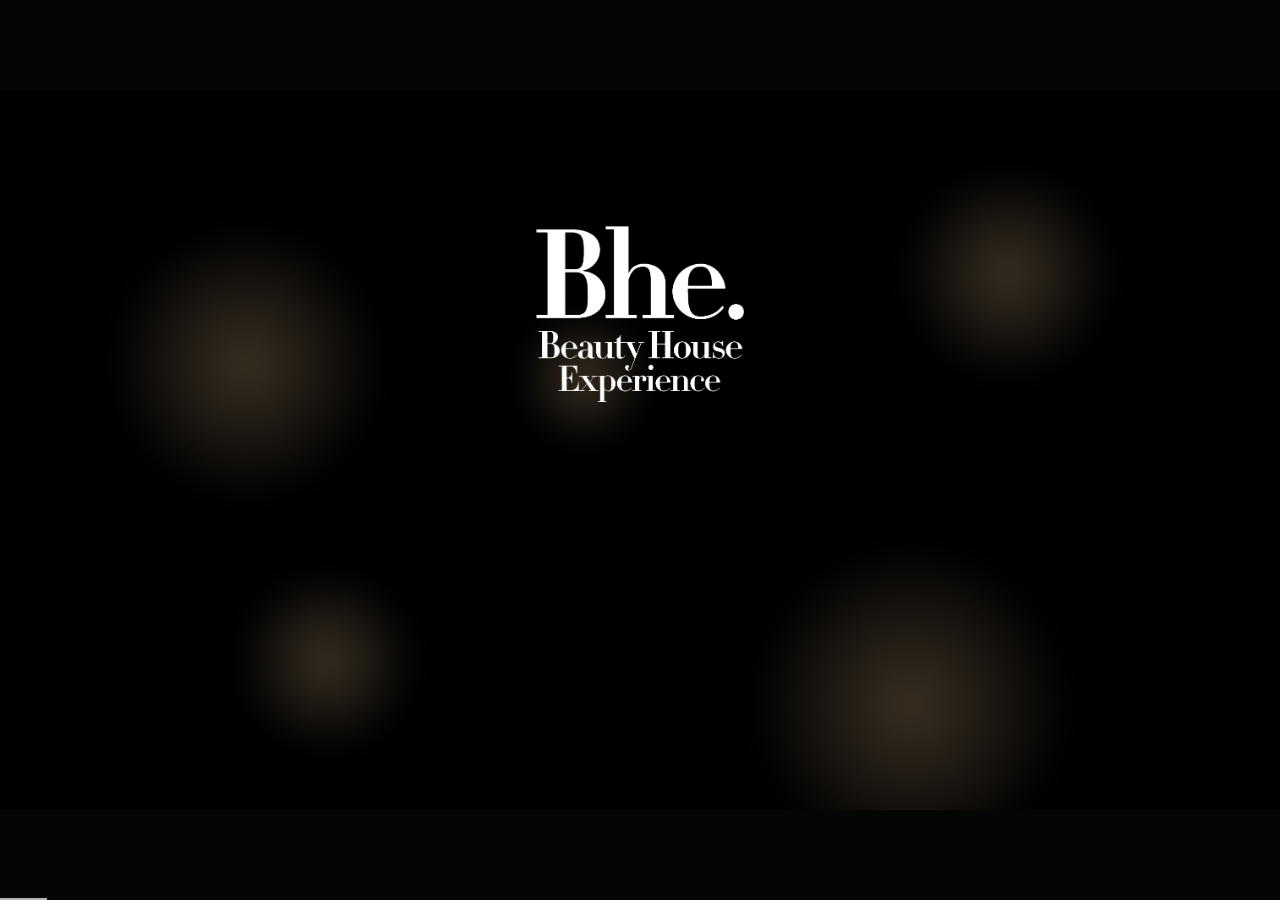
<file: index.html>
<!doctype html>
<html lang="pt-BR">
<head>
<meta charset="utf-8">
<meta name="robots" content="noindex, nofollow">
<meta name="viewport" content="width=device-width, initial-scale=1, viewport-fit=cover">
<meta name="theme-color" content="#050505">
<meta name="mobile-web-app-capable" content="yes">
<meta name="apple-mobile-web-app-capable" content="yes">
<meta name="apple-mobile-web-app-status-bar-style" content="black-translucent">
<meta name="apple-mobile-web-app-title" content="Casa Bhe">
<link rel="manifest" href="manifest.webmanifest">
<link rel="apple-touch-icon" href="img/icon-180.png">
<title>Casa Bhe</title>
<link rel="preconnect" href="https://fonts.googleapis.com">
<link rel="preconnect" href="https://fonts.gstatic.com" crossorigin>
<link rel="stylesheet" href="https://fonts.googleapis.com/css2?family=Bodoni+Moda:ital,opsz,wght@0,6..96,400;0,6..96,500;1,6..96,400&family=Jost:wght@300;400;500&display=swap">
<style>
/* Layout: palco 16:9 (1600x900) escalado para caber na tela; um slide por vez, fotos em sangria, muito branco. */
:root{
  --ink:#0b0b0b;        /* preto da logo */
  --paper:#ffffff;
  --stone:#ecebe8;      /* porcelanato claro da casa */
  --mute:#77736d;       /* texto secundário, neutro levemente quente */
  --wood:#9a6d4b;       /* painel de madeira, usado com parcimônia */
  --line:rgba(11,11,11,.14);
  --serif:"Bodoni Moda","Bodoni MT","Didot",Georgia,serif;
  --sans:"Jost","Futura","Century Gothic","Helvetica Neue",Arial,sans-serif;
  color-scheme:dark;
}
html,body{height:100%;margin:0}
body{background:#050505;color:var(--ink);font-family:var(--sans);overflow:hidden}
#viewport{position:fixed;inset:0;overflow:hidden}
#stage{width:1600px;height:900px;position:absolute;left:50%;top:50%;transform:translate(-50%,-50%);transform-origin:center center;background:var(--paper);overflow:hidden;flex:none}
.slide{position:absolute;inset:0;opacity:0;visibility:hidden;transition:opacity .9s ease,visibility 0s linear .9s;overflow:hidden;background:var(--paper)}
.slide.on{opacity:1;visibility:visible;transition:opacity .9s ease,visibility 0s}
.dark{background:var(--ink);color:var(--paper)}
.stone{background:var(--stone)}

/* tipografia */
.eyebrow{font:400 15px/1 var(--sans);letter-spacing:.32em;text-transform:uppercase;color:var(--mute)}
.dark .eyebrow{color:rgba(255,255,255,.62)}
h1,h2,h3{font-family:var(--serif);font-weight:400;margin:0;text-wrap:balance;letter-spacing:-.01em}
h1{font-size:76px;line-height:1.04}
h2{font-size:60px;line-height:1.06}
h3{font-size:32px;line-height:1.15}
p{margin:0;font-weight:300;font-size:22px;line-height:1.55}
.small{font-size:15px;line-height:1.5;color:var(--mute);font-weight:400}
.dark .small{color:rgba(255,255,255,.55)}
em{font-style:italic}
.num{font-family:var(--serif);font-variant-numeric:lining-nums tabular-nums}

/* mídia */
.ph{position:absolute;overflow:hidden;background:#222}
.ph img,.ph video{width:100%;height:100%;object-fit:cover;display:block}
.slide.on .kb img,.slide.on .kb video{animation:kb 14s ease-out both}
@keyframes kb{from{transform:scale(1.12)}to{transform:scale(1.0)}}
.bg{position:absolute;inset:0;overflow:hidden}
.bg img,.bg video{position:absolute;inset:0;width:100%;height:100%;object-fit:cover}
/* vídeos já recortados sem marcas de terceiros; leve ampliação para o movimento */
.bg video.stretch{transform:scale(1.06)}
.bg video.soft{transform:scale(1.06)}
.bg video.blurbg{transform:scale(1.1);filter:blur(14px) saturate(.6)}
.shade{position:absolute;inset:0;background:linear-gradient(180deg,rgba(0,0,0,.35),rgba(0,0,0,.55))}
.shade.heavy{background:rgba(0,0,0,.62)}

/* entrada animada: cada .a entra quando o slide fica ativo */
.slide.on .a{animation:rise 1.1s cubic-bezier(.2,.7,.2,1) both;animation-delay:calc(var(--d,0) * 1s)}
@keyframes rise{from{opacity:0;transform:translateY(26px)}to{opacity:1;transform:none}}
.slide.on .fade{animation:fade 1.6s ease both;animation-delay:calc(var(--d,0) * 1s)}
@keyframes fade{from{opacity:0}to{opacity:1}}
.slide.on .grow{animation:grow 1.4s cubic-bezier(.2,.7,.2,1) both;animation-delay:calc(var(--d,0) * 1s);transform-origin:left center}
@keyframes grow{from{transform:scaleX(0)}to{transform:scaleX(1)}}
.slide.on .ring{animation:ring 1.4s cubic-bezier(.2,.7,.2,1) both;animation-delay:calc(var(--d,0) * 1s)}
@keyframes ring{from{opacity:0;transform:translate(-50%,-50%) scale(.6)}to{opacity:1;transform:translate(-50%,-50%) scale(1)}}

.pad{position:absolute;inset:88px 104px}
.mark{position:absolute;right:56px;bottom:40px;width:64px;opacity:.9}
.pg{position:absolute;left:104px;bottom:40px;font:400 13px/1 var(--sans);letter-spacing:.24em;color:var(--mute)}
.dark .pg{color:rgba(255,255,255,.45)}

.ph{border-radius:18px}
.ph.flush{border-radius:0}
.lights{position:absolute;inset:0;overflow:hidden;transition:opacity 1.6s ease}
.lights span{position:absolute;border-radius:50%;background:radial-gradient(circle,rgba(214,176,128,.55),rgba(214,176,128,0) 68%);filter:blur(18px);opacity:.5;animation:drift 16s ease-in-out infinite alternate}
@keyframes drift{from{transform:translate(0,0) scale(1)}to{transform:translate(40px,-30px) scale(1.15)}}
.slide.st1 .lights{opacity:.35}
/* etapas: cada clique revela o próximo [data-step] antes de mudar de slide */
.slide [data-step]{opacity:0;transform:translateY(22px);transition:opacity .9s ease,transform 1.1s cubic-bezier(.2,.7,.2,1)}
.slide .bg[data-step],.slide .shade[data-step]{transform:none}
.slide.st1 [data-step="1"],.slide.st2 [data-step="2"],.slide.st3 [data-step="3"],.slide.st4 [data-step="4"],.slide.st5 [data-step="5"],.slide.st6 [data-step="6"]{opacity:1;transform:none}
.mline{display:flex;align-items:baseline;justify-content:space-between;gap:40px;padding:16px 0;border-bottom:1px solid rgba(255,255,255,.14)}
.mline i{font:400 14px/1 var(--sans);font-style:normal;letter-spacing:.24em;text-transform:uppercase;color:rgba(255,255,255,.7);border:1px solid rgba(255,255,255,.3);border-radius:999px;padding:10px 16px;white-space:nowrap}
@media (prefers-reduced-motion:reduce){.slide [data-step],.lights span{transition:none;animation:none}}

/* controles */
#ui{position:fixed;right:max(16px,env(safe-area-inset-right));bottom:calc(14px + env(safe-area-inset-bottom,0px));display:flex;gap:8px;z-index:5;opacity:.0;transition:opacity .4s}
body:hover #ui,#ui:focus-within{opacity:1}
#ui button{all:unset;cursor:pointer;font:400 13px/1 var(--sans);letter-spacing:.14em;color:#fff;background:rgba(255,255,255,.12);padding:10px 14px;border-radius:999px;backdrop-filter:blur(8px)}
#ui button:focus-visible{outline:2px solid #fff}
#bar{position:fixed;left:0;bottom:0;height:2px;background:rgba(255,255,255,.7);transition:width .6s ease;z-index:5}
@media (hover:none){#ui{opacity:1}body.idle #ui{opacity:0;pointer-events:none}}
#rot{position:fixed;left:50%;bottom:calc(64px + env(safe-area-inset-bottom,0px));transform:translateX(-50%);z-index:6;display:none;align-items:center;gap:12px;width:max-content;max-width:calc(100vw - 32px);box-sizing:border-box;padding:12px 12px 12px 18px;border-radius:18px;background:rgba(255,255,255,.14);backdrop-filter:blur(10px);-webkit-backdrop-filter:blur(10px);color:#fff;font:400 14px/1.35 var(--sans)}
#rot .ico{font-size:22px;line-height:1}
#rot small{display:block;color:rgba(255,255,255,.7);font-size:12px;margin-top:2px}
#rot button{all:unset;cursor:pointer;flex:none;width:30px;height:30px;text-align:center;line-height:30px;border-radius:50%;background:rgba(255,255,255,.16)}
@media (orientation:portrait) and (max-width:900px){body:not(.norot) #rot{display:flex}}

@media (prefers-reduced-motion:reduce){
  .slide,.slide.on{transition:none}
  .slide.on .a,.slide.on .fade,.slide.on .grow,.slide.on .ring,.slide.on .kb img,.slide.on .kb video{animation:none}
}
</style>
</head>
<body>

<div id="viewport"><div id="stage">

<!-- 1 · CAPA (3 tempos: logo; frase + vídeo; volta) -->
<section class="slide dark on" data-title="Capa" data-steps="2" style="background:#000">
  <div class="lights" aria-hidden="true"><span style="left:8%;top:18%;width:360px;height:360px"></span><span style="left:70%;top:10%;width:280px;height:280px;animation-delay:-4s"></span><span style="left:58%;top:62%;width:420px;height:420px;animation-delay:-8s"></span><span style="left:18%;top:66%;width:240px;height:240px;animation-delay:-2s"></span><span style="left:40%;top:30%;width:180px;height:180px;animation-delay:-6s"></span></div>
  <div class="bg kb" data-step="1" style="transition-duration:2.2s"><video class="stretch" poster="img/poster-eventos.jpg" muted loop playsinline preload="metadata"><source src="videos/eventos.mp4" type="video/mp4"><source src="videos/eventos.webm" type="video/webm"></video></div>
  <div class="shade heavy" data-step="1" style="transition-duration:2.2s"></div>
  <div style="position:absolute;left:0;right:0;top:170px;text-align:center">
    <img src="img/logo-branca.png" alt="Bhe. Beauty House Experience" class="fade" style="--d:.4;width:260px">
    <h1 data-step="1" style="margin-top:60px;font-size:104px;line-height:1.02;color:#fff">Três dias nunca<br>foram <em>suficientes</em>.</h1>
    <p data-step="2" style="margin-top:34px;font-family:var(--serif);font-style:italic;font-size:32px;color:rgba(255,255,255,.88)">A Bhe está de volta. E, desta vez, veio para ficar.</p>
  </div>
  <div class="eyebrow" data-step="1" style="position:absolute;left:104px;bottom:64px;color:rgba(255,255,255,.7)">Rio de Janeiro · 2026</div>
</section>

<!-- 2 · HISTÓRIA: MESMO PALCO -->
<section class="slide" data-title="Wella e L'Oréal" data-steps="2">
  <div class="eyebrow a" style="--d:.1;position:absolute;left:0;right:0;top:130px;text-align:center">Nossa história</div>
  <div style="position:absolute;left:0;right:0;top:250px;display:flex;align-items:center;justify-content:center;gap:56px">
    <img src="img/logo-wella.png" alt="Wella Professionals" class="a" style="--d:.3;height:170px">
    <span class="a" style="--d:.5;font-family:var(--serif);font-size:72px">e</span>
    <img src="img/logo-loreal.png" alt="L'Oréal" class="a" style="--d:.7;height:66px">
  </div>
  <h2 class="a" style="--d:1;position:absolute;left:0;right:0;top:480px;text-align:center;font-size:76px">no mesmo palco.</h2>
  <p data-step="1" style="position:absolute;left:0;right:0;top:600px;text-align:center;font-family:var(--serif);font-style:italic;font-size:38px;color:var(--ink)">Ensinando técnicas, lado a lado.</p>
  <p data-step="2" style="position:absolute;left:0;right:0;top:700px;text-align:center;font-size:24px;font-weight:400;letter-spacing:.02em;color:var(--body)">A Bhe fez isso em 2019. Antes de qualquer um.</p>
  <img class="mark" src="img/logo-preta.png" alt="">
</section>

<!-- 3 · 2019 EM NÚMEROS E EMBAIXADORES -->
<section class="slide" data-title="2019" data-steps="2">
  <div class="pad">
    <div class="eyebrow a" style="--d:.1">Mansão no Joá · Rio de Janeiro · 2019</div>
    <div style="display:grid;grid-template-columns:repeat(3,1fr);gap:56px;margin-top:40px">
      <div class="a" style="--d:.3;border-top:1px solid var(--line);padding-top:24px"><div class="num" style="font-size:110px;line-height:1"><span data-count="3">3</span></div><p style="margin-top:12px;font-size:20px">dias de imersão</p></div>
      <div class="a" style="--d:.5;border-top:1px solid var(--line);padding-top:24px"><div class="num" style="font-size:110px;line-height:1"><span data-count="80">80</span></div><p style="margin-top:12px;font-size:20px">vagas esgotadas antes do evento</p></div>
      <div class="a" style="--d:.7;border-top:1px solid var(--line);padding-top:24px"><div class="num" style="font-size:110px;line-height:1"><span data-count="11">11</span></div><p style="margin-top:12px;font-size:20px">embaixadores de Wella, L'Oréal e Braé</p></div>
    </div>
    <div style="display:grid;grid-template-columns:repeat(6,200px);gap:32px;margin-top:56px">
      <div data-step="1" style="transition-delay:0.00s"><div class="ph" style="position:relative;width:200px;height:200px"><img src="img/emb-anderson-couto.jpg" alt="Anderson Couto"></div><div style="margin-top:14px;font-family:var(--serif);font-size:22px">Anderson Couto</div><div class="eyebrow" style="margin-top:6px;font-size:11px">Wella</div></div>
      <div data-step="1" style="transition-delay:0.18s"><div class="ph" style="position:relative;width:200px;height:200px"><img src="img/emb-jackson-nunes.jpg" alt="Jackson Nunes"></div><div style="margin-top:14px;font-family:var(--serif);font-size:22px">Jackson Nunes</div><div class="eyebrow" style="margin-top:6px;font-size:11px">Wella</div></div>
      <div data-step="1" style="transition-delay:0.36s"><div class="ph" style="position:relative;width:200px;height:200px"><img src="img/emb-renato-fuzz.jpg" alt="Renato Fuzz"></div><div style="margin-top:14px;font-family:var(--serif);font-size:22px">Renato Fuzz</div><div class="eyebrow" style="margin-top:6px;font-size:11px">Wella</div></div>
      <div data-step="1" style="transition-delay:0.54s"><div class="ph" style="position:relative;width:200px;height:200px"><img src="img/emb-costatto.jpg" alt="Costatto"></div><div style="margin-top:14px;font-family:var(--serif);font-size:22px">Costatto</div><div class="eyebrow" style="margin-top:6px;font-size:11px">L'Oréal</div></div>
      <div data-step="1" style="transition-delay:0.72s"><div class="ph" style="position:relative;width:200px;height:200px"><img src="img/emb-felipe-lobeu.jpg" alt="Felipe Lobeu"></div><div style="margin-top:14px;font-family:var(--serif);font-size:22px">Felipe Lobeu</div><div class="eyebrow" style="margin-top:6px;font-size:11px">Braé Hair Care</div></div>
      <div data-step="1" style="transition-delay:0.90s"><div class="ph" style="position:relative;width:200px;height:200px"><img src="img/emb-natan-correia.jpg" alt="Natan Correia"></div><div style="margin-top:14px;font-family:var(--serif);font-size:22px">Natan Correia</div><div class="eyebrow" style="margin-top:6px;font-size:11px">Braé Hair Care</div></div>
    </div>
    <p data-step="2" class="small" style="margin-top:26px;font-size:15px">Também no time: Vivi Siqueira, Fil Freitas e Brunna Fabricio (L'Oréal), Danilo Herbert e Philipe Douglas (Braé Hair Care).</p>
  </div>
</section>

<!-- 4 · JURERÊ INTERNACIONAL -->
<section class="slide dark" data-title="Jurerê Internacional">
  <div class="bg"><video class="blurbg" poster="img/poster-evento-festa.jpg" muted loop playsinline preload="metadata"><source src="videos/evento-festa.mp4" type="video/mp4"><source src="videos/evento-festa.webm" type="video/webm"></video></div>
  <div class="shade heavy" style="background:rgba(0,0,0,.74)"></div>
  <div class="fade" aria-hidden="true" style="--d:.2;position:absolute;left:60px;right:0;top:120px;font-family:var(--serif);font-size:300px;line-height:1;color:transparent;-webkit-text-stroke:1px rgba(255,255,255,.22);white-space:nowrap">Jurerê</div>
  <div style="position:absolute;left:104px;top:470px;width:900px">
    <div class="eyebrow a" style="--d:.4">Jurerê Internacional · Florianópolis · 2019</div>
    <h2 class="a" style="--d:.6;margin-top:24px;font-size:58px;color:#fff">Depois, a Bhe levou a experiência para Santa Catarina.</h2>
    <p class="a" style="--d:.9;margin-top:24px;font-size:20px">Três dias em Jurerê Internacional, com a mesma fórmula: técnica, conteúdo, entretenimento e as marcas em cena.</p>
  </div>
  <img class="mark" src="img/logo-branca.png" alt="">
</section>

<!-- 5 · DESAFIOS NA ILHA -->
<section class="slide dark" data-title="Desafios na Ilha">
  <div class="ph a" style="--d:.2;left:104px;top:110px;width:880px;height:495px"><video poster="img/poster-desafios-embaixadores.jpg" muted loop playsinline preload="metadata"><source src="videos/desafios-embaixadores.mp4" type="video/mp4"><source src="videos/desafios-embaixadores.webm" type="video/webm"></video></div>
  <p class="small a" style="--d:.6;position:absolute;left:104px;top:628px;width:880px;font-size:14px">Na tela, alguns dos embaixadores: Brunna Fabricio (L'Oréal), Felipe Lobeu (Aneethun), Tiago Aprigio (Keune), Ricky Moica (Wella) e Suellen Azevedo (Braé).</p>
  <div style="position:absolute;left:1040px;top:110px;width:456px">
    <div class="eyebrow a" style="--d:.3">Desafios na Ilha · Angra dos Reis · 2020</div>
    <h2 class="a" style="--d:.45;margin-top:22px;font-size:48px">Depois, levamos os melhores do Brasil para uma ilha.</h2>
    <p class="a" style="--d:.65;margin-top:22px;font-size:18px;color:rgba(255,255,255,.8)">E transmitimos tudo ao vivo. 16 embaixadores de Wella, L'Oréal, Braé, Keune e Aneethun, três dias ensinando criatividade, carreira, corte e cor, num formato de reality.</p>
  </div>
  <div class="ph a" style="--d:.8;left:1040px;top:640px;width:456px;height:176px"><img src="img/ilha-time.jpg" alt="Profissionais do Desafios na Ilha"></div>
  <img class="mark" src="img/logo-branca.png" alt="">
</section>

<!-- 6 · MANIFESTO (uma linha por clique) -->
<section class="slide dark" data-title="Três dias" data-steps="4">
  <div class="bg"><video class="blurbg" poster="img/poster-documentario.jpg" muted loop playsinline preload="metadata"><source src="videos/documentario.mp4" type="video/mp4"><source src="videos/documentario.webm" type="video/webm"></video></div>
  <div class="shade heavy" style="background:rgba(0,0,0,.76)"></div>
  <div style="position:absolute;left:104px;top:170px;right:104px;font-family:var(--serif);font-size:54px;line-height:1.25;color:rgba(255,255,255,.62)">
    <div class="mline a" style="--d:.3"><span><span style="color:#fff">Três dias</span> na mansão do Joá.</span><i>Evento presencial · desfile</i></div>
    <div class="mline" data-step="1"><span><span style="color:#fff">Três dias</span> em Jurerê Internacional.</span><i>Evento presencial</i></div>
    <div class="mline" data-step="2"><span><span style="color:#fff">Três dias</span> numa ilha em Angra.</span><i>Reality</i></div>
    <div class="mline" data-step="3"><span><span style="color:#fff">Três dias</span> ao vivo para o Brasil todo.</span><i>Online ao vivo</i></div>
    <div data-step="4" style="margin-top:44px;font-size:72px;color:#fff;font-style:italic">Agora, sem data para acabar.</div>
  </div>
</section>

<!-- 7 · A BHE AGORA É CASA -->
<section class="slide dark" data-title="A Bhe agora é casa" data-steps="1" style="background:#000">
  <div class="lights" aria-hidden="true"><span style="left:8%;top:18%;width:360px;height:360px"></span><span style="left:70%;top:10%;width:280px;height:280px;animation-delay:-4s"></span><span style="left:58%;top:62%;width:420px;height:420px;animation-delay:-8s"></span><span style="left:18%;top:66%;width:240px;height:240px;animation-delay:-2s"></span><span style="left:40%;top:30%;width:180px;height:180px;animation-delay:-6s"></span></div>
  <div style="position:absolute;left:0;right:0;top:250px;text-align:center">
    <img src="img/logo-branca.png" alt="Bhe. Beauty House Experience" class="fade" style="--d:.3;width:280px">
    <h1 data-step="1" style="margin-top:64px;font-size:100px;color:#fff">A Bhe agora é <em>casa</em>.</h1>
  </div>
</section>

<!-- 5 · A IDEIA -->
<section class="slide" data-title="A ideia">
  <div class="ph kb flush" style="right:0;top:0;width:640px;height:900px"><img src="img/fachada-bhe-entardecer.jpg" alt="Fachada da Casa Bhe ao entardecer" style="object-position:50% 60%"></div>
  <div style="position:absolute;left:104px;top:140px;width:780px">
    <div class="eyebrow a" style="--d:.1">Apresentamos a Casa Bhe</div>
    <h1 class="a" style="--d:.25;margin-top:34px;font-size:68px">O lugar onde a beleza acontece <em>todos os dias</em>.</h1>
    <p class="a" style="--d:.6;margin-top:40px;max-width:640px;color:#3b3935"><span style="font-family:var(--serif);font-style:italic;font-size:26px;color:var(--ink)">Tudo o que fez da Bhe um acontecimento, agora com endereço fixo.</span><br>A Casa Bhe é um hub físico de live commerce, conteúdo, cursos e eventos de beleza, com programação todos os dias, distribuída em vários canais ao mesmo tempo.</p>
  </div>
</section>

<!-- 3 · O MOMENTO -->
<section class="slide dark" data-title="O momento">
  <div class="pad">
    <div class="eyebrow a" style="--d:.1">O momento</div>
    <h2 class="a" style="--d:.25;margin-top:30px;max-width:1100px">O comércio ao vivo explodiu no Brasil, e beleza lidera o D2C.</h2>
    <div style="display:grid;grid-template-columns:repeat(3,1fr);gap:64px;margin-top:96px">
      <div class="a" style="--d:.5;border-top:1px solid rgba(255,255,255,.25);padding-top:30px">
        <div class="num" style="font-size:88px;line-height:1;white-space:nowrap"><span data-count="161">161</span>x</div>
        <p style="margin-top:22px;font-size:19px;color:rgba(255,255,255,.75)">crescimento do GMV médio diário de lives no TikTok Shop, entre maio de 2025 e maio de 2026</p>
      </div>
      <div class="a" style="--d:.7;border-top:1px solid rgba(255,255,255,.25);padding-top:30px">
        <div class="num" style="font-size:88px;line-height:1;white-space:nowrap">R$ <span data-count="791">791</span> mi</div>
        <p style="margin-top:22px;font-size:19px;color:rgba(255,255,255,.75)">em saúde e beleza D2C em 2025, alta de 44%, uma das categorias mais dinâmicas</p>
      </div>
      <div class="a" style="--d:.9;border-top:1px solid rgba(255,255,255,.25);padding-top:30px">
        <div class="num" style="font-size:88px;line-height:1;white-space:nowrap">R$ 6,5 bi</div>
        <p style="margin-top:22px;font-size:19px;color:rgba(255,255,255,.75)">movimentados pelo D2C brasileiro em 2025, alta de 35%</p>
      </div>
    </div>
  </div>
  <div class="small fade" style="--d:1.3;position:absolute;left:104px;bottom:40px;right:200px">Fontes: TikTok Newsroom; Nuvemshop Radar D2C e NuvemCommerce 2026. Os dados dimensionam a oportunidade e não são projeção de faturamento.</div>
  <img class="mark" src="img/logo-branca.png" alt="">
</section>

<!-- 4 · A CASA -->
<section class="slide" data-title="A casa">
  <div class="ph kb fade" style="--d:0;left:56px;top:56px;width:704px;height:788px"><img src="img/proj-vitrine-marcas.jpg" alt="Vitrine de marcas"></div>
  <div class="ph kb fade" style="--d:.3;left:784px;top:56px;width:384px;height:382px"><img src="img/proj-estudio-live.jpg" alt="Estúdio de lives"></div>
  <div class="ph kb fade" style="--d:.5;left:1192px;top:56px;width:352px;height:382px"><img src="img/proj-sala-cursos.jpg" alt="Sala de cursos"></div>
  <div class="ph kb fade" style="--d:.7;left:784px;top:462px;width:384px;height:382px"><img src="img/proj-piscina-eventos.jpg" alt="Área de eventos na piscina"></div>
  <div style="position:absolute;left:1220px;top:500px;width:300px">
    <div class="eyebrow a" style="--d:.8">Rio de Janeiro</div>
    <h2 class="a" style="--d:.95;margin-top:22px;font-size:64px">A casa</h2>
    <p class="a" style="--d:1.15;margin-top:22px;font-size:18px;color:#3b3935">Ambientes amplos, luz natural, piscina e áreas integradas. Um estúdio pronto para gravar, vender e receber.</p>
    <div class="small a" style="--d:1.3;margin-top:18px">Imagens ilustrativas do projeto.</div>
  </div>
</section>

<!-- PROJETO · Vitrine de marcas -->
<section class="slide dark" data-title="Projeto · Vitrine de marcas">
  <div class="bg kb"><img src="img/proj-vitrine-marcas.jpg" alt="Vitrine de marcas: projeto de ambientação da Casa Bhe"></div>
  <div style="position:absolute;inset:0;background:linear-gradient(180deg,rgba(0,0,0,0) 45%,rgba(0,0,0,.78) 100%)"></div>
  <div style="position:absolute;left:104px;bottom:80px;width:900px">
    <div class="eyebrow a" style="--d:.4;color:rgba(255,255,255,.75)">O projeto · 01 / 05</div>
    <h2 class="a" style="--d:.55;margin-top:18px;font-size:60px;color:#fff">Vitrine de marcas</h2>
    <p class="a" style="--d:.75;margin-top:14px;font-size:20px;color:rgba(255,255,255,.85);max-width:820px">O painel de madeira e a estante recebem iluminação, produtos e o logo da Bhe. É onde fica o espaço exclusivo do patrocinador.</p>
  </div>
  <div class="small fade" style="--d:1;position:absolute;right:104px;bottom:84px;color:rgba(255,255,255,.6)">Imagem ilustrativa do projeto</div>
</section>

<!-- PROJETO · Estúdio de lives -->
<section class="slide dark" data-title="Projeto · Estúdio de lives">
  <div class="bg kb"><img src="img/proj-estudio-live.jpg" alt="Estúdio de lives: projeto de ambientação da Casa Bhe"></div>
  <div style="position:absolute;inset:0;background:linear-gradient(180deg,rgba(0,0,0,0) 45%,rgba(0,0,0,.78) 100%)"></div>
  <div style="position:absolute;left:104px;bottom:80px;width:900px">
    <div class="eyebrow a" style="--d:.4;color:rgba(255,255,255,.75)">O projeto · 02 / 05</div>
    <h2 class="a" style="--d:.55;margin-top:18px;font-size:60px;color:#fff">Estúdio de lives</h2>
    <p class="a" style="--d:.75;margin-top:14px;font-size:20px;color:rgba(255,255,255,.85);max-width:820px">Bancada de maquiagem com iluminação de estúdio, câmera e vitrine de produtos ao fundo.</p>
  </div>
  <div class="small fade" style="--d:1;position:absolute;right:104px;bottom:84px;color:rgba(255,255,255,.6)">Imagem ilustrativa do projeto</div>
</section>

<!-- PROJETO · Estúdio de entrevistas -->
<section class="slide dark" data-title="Projeto · Estúdio de entrevistas">
  <div class="bg kb"><img src="img/proj-estudio-entrevista.jpg" alt="Estúdio de entrevistas: projeto de ambientação da Casa Bhe"></div>
  <div style="position:absolute;inset:0;background:linear-gradient(180deg,rgba(0,0,0,0) 45%,rgba(0,0,0,.78) 100%)"></div>
  <div style="position:absolute;left:104px;bottom:80px;width:900px">
    <div class="eyebrow a" style="--d:.4;color:rgba(255,255,255,.75)">O projeto · 03 / 05</div>
    <h2 class="a" style="--d:.55;margin-top:18px;font-size:60px;color:#fff">Estúdio de entrevistas</h2>
    <p class="a" style="--d:.75;margin-top:14px;font-size:20px;color:rgba(255,255,255,.85);max-width:820px">Poltronas, microfones e a marca na parede de madeira, com vista para a varanda.</p>
  </div>
  <div class="small fade" style="--d:1;position:absolute;right:104px;bottom:84px;color:rgba(255,255,255,.6)">Imagem ilustrativa do projeto</div>
</section>

<!-- PROJETO · Sala de cursos -->
<section class="slide dark" data-title="Projeto · Sala de cursos">
  <div class="bg kb"><img src="img/proj-sala-cursos.jpg" alt="Sala de cursos: projeto de ambientação da Casa Bhe"></div>
  <div style="position:absolute;inset:0;background:linear-gradient(180deg,rgba(0,0,0,0) 45%,rgba(0,0,0,.78) 100%)"></div>
  <div style="position:absolute;left:104px;bottom:80px;width:900px">
    <div class="eyebrow a" style="--d:.4;color:rgba(255,255,255,.75)">O projeto · 04 / 05</div>
    <h2 class="a" style="--d:.55;margin-top:18px;font-size:60px;color:#fff">Sala de cursos</h2>
    <p class="a" style="--d:.75;margin-top:14px;font-size:20px;color:rgba(255,255,255,.85);max-width:820px">Plateia, tela e bancada de demonstração para os cursos educacionais mensais.</p>
  </div>
  <div class="small fade" style="--d:1;position:absolute;right:104px;bottom:84px;color:rgba(255,255,255,.6)">Imagem ilustrativa do projeto</div>
</section>

<!-- PROJETO · Área de eventos -->
<section class="slide dark" data-title="Projeto · Área de eventos">
  <div class="bg kb"><img src="img/proj-piscina-eventos.jpg" alt="Área de eventos: projeto de ambientação da Casa Bhe"></div>
  <div style="position:absolute;inset:0;background:linear-gradient(180deg,rgba(0,0,0,0) 45%,rgba(0,0,0,.78) 100%)"></div>
  <div style="position:absolute;left:104px;bottom:80px;width:900px">
    <div class="eyebrow a" style="--d:.4;color:rgba(255,255,255,.75)">O projeto · 05 / 05</div>
    <h2 class="a" style="--d:.55;margin-top:18px;font-size:60px;color:#fff">Área de eventos</h2>
    <p class="a" style="--d:.75;margin-top:14px;font-size:20px;color:rgba(255,255,255,.85);max-width:820px">A piscina vira palco para lançamentos, com espreguiçadeiras, iluminação e mesa de produtos.</p>
  </div>
  <div class="small fade" style="--d:1;position:absolute;right:104px;bottom:84px;color:rgba(255,255,255,.6)">Imagem ilustrativa do projeto</div>
</section>

<!-- 5 · TRÊS MOTORES -->
<section class="slide" data-title="Receita">
  <div class="pad">
    <div class="eyebrow a" style="--d:.1">Modelo de negócio</div>
    <h2 class="a" style="--d:.25;margin-top:26px">Três motores de receita</h2>
    <div style="display:grid;grid-template-columns:repeat(3,1fr);gap:48px;margin-top:56px">
      <div class="a" style="--d:.45"><div class="ph" style="position:relative;height:300px"><video poster="img/poster-live-demonstracao.jpg" muted loop playsinline preload="metadata"><source src="videos/live-demonstracao.mp4" type="video/mp4"><source src="videos/live-demonstracao.webm" type="video/webm"></video></div><h3 style="margin-top:28px">Live commerce</h3><p style="margin-top:12px;font-size:19px;color:#3b3935">Venda direta de produtos durante lives e vídeos compráveis.</p></div>
      <div class="a" style="--d:.65"><div class="ph" style="position:relative;height:300px"><video poster="img/poster-patrocinio-marcas.jpg" muted loop playsinline preload="metadata"><source src="videos/patrocinio-marcas.mp4" type="video/mp4"><source src="videos/patrocinio-marcas.webm" type="video/webm"></video></div><h3 style="margin-top:28px">Patrocínio e mídia</h3><p style="margin-top:12px;font-size:19px;color:#3b3935">Marcas pagam por presença, conteúdo, lançamentos e integração de produto.</p></div>
      <div class="a" style="--d:.85"><div class="ph" style="position:relative;height:300px"><video poster="img/poster-evento-festa.jpg" muted loop playsinline preload="metadata"><source src="videos/evento-festa.mp4" type="video/mp4"><source src="videos/evento-festa.webm" type="video/webm"></video></div><h3 style="margin-top:28px">Eventos presenciais</h3><p style="margin-top:12px;font-size:19px;color:#3b3935">Workshops, masterclasses, lançamentos e experiências patrocinadas.</p></div>
    </div>
  </div>
  <img class="mark" src="img/logo-preta.png" alt="">
</section>

<!-- 6 · OPERAÇÃO -->
<section class="slide stone" data-title="Operação">
  <div class="pad">
    <div class="eyebrow a" style="--d:.1">Modelo operacional</div>
    <h2 class="a" style="--d:.25;margin-top:26px;max-width:1100px">Uma casa, várias transmissões ao mesmo tempo</h2>
    <div style="display:grid;grid-template-columns:repeat(4,1fr);gap:28px;margin-top:52px">
      <div class="a" style="--d:.45"><div class="ph" style="position:relative;height:250px"><video poster="img/poster-demonstracao-produto.jpg" muted loop playsinline preload="metadata"><source src="videos/demonstracao-produto.mp4" type="video/mp4"><source src="videos/demonstracao-produto.webm" type="video/webm"></video></div><div class="eyebrow" style="margin-top:22px">Sala 1 · Vendas</div><h3 style="margin-top:12px;font-size:28px">Live de conversão</h3><p style="margin-top:8px;font-size:17px;color:#4a4742">Oferta e demonstração</p></div>
      <div class="a" style="--d:.6"><div class="ph" style="position:relative;height:250px"><video poster="img/poster-transformacao.jpg" muted loop playsinline preload="metadata"><source src="videos/transformacao.mp4" type="video/mp4"><source src="videos/transformacao.webm" type="video/webm"></video></div><div class="eyebrow" style="margin-top:22px">Sala 2 · Retenção</div><h3 style="margin-top:12px;font-size:28px">Storytelling</h3><p style="margin-top:8px;font-size:17px;color:#4a4742">Rotina, transformação, desafio</p></div>
      <div class="a" style="--d:.75"><div class="ph" style="position:relative;height:250px"><video poster="img/poster-corte.jpg" muted loop playsinline preload="metadata"><source src="videos/corte.mp4" type="video/mp4"><source src="videos/corte.webm" type="video/webm"></video></div><div class="eyebrow" style="margin-top:22px">Sala 3 · Lançamentos</div><h3 style="margin-top:12px;font-size:28px">Micro-live</h3><p style="margin-top:8px;font-size:17px;color:#4a4742">20 a 40 min por produto ou problema</p></div>
      <div class="a" style="--d:.9"><div class="ph" style="position:relative;height:250px"><video poster="img/poster-noite.jpg" muted loop playsinline preload="metadata"><source src="videos/noite.mp4" type="video/mp4"><source src="videos/noite.webm" type="video/webm"></video></div><div class="eyebrow" style="margin-top:22px">Área comum · Aquisição</div><h3 style="margin-top:12px;font-size:28px">Conteúdo vertical</h3><p style="margin-top:8px;font-size:17px;color:#4a4742">Bastidores, cortes, entrevistas</p></div>
    </div>
  </div>
  <p class="small fade" style="--d:1.3;position:absolute;left:104px;bottom:40px;max-width:1100px">A mesma infraestrutura gera várias peças de conteúdo, todos os dias.</p>
</section>

<!-- 7 · AUDIÊNCIA -->
<section class="slide" data-title="Audiência">
  <div style="position:absolute;left:400px;top:450px;width:0;height:0">
    <div class="ring" style="--d:.2;position:absolute;left:0;top:0;width:700px;height:700px;border-radius:50%;border:1px solid var(--line);transform:translate(-50%,-50%)"></div>
    <div class="ring" style="--d:.4;position:absolute;left:0;top:0;width:470px;height:470px;border-radius:50%;border:1px solid rgba(11,11,11,.3);transform:translate(-50%,-50%)"></div>
    <div class="ring" style="--d:.6;position:absolute;left:0;top:0;width:250px;height:250px;border-radius:50%;background:var(--ink);transform:translate(-50%,-50%)"></div>
    <div class="fade" style="--d:1;position:absolute;left:-120px;top:-20px;width:240px;text-align:center;color:#fff;font-family:var(--serif);font-size:28px">Fundadores</div>
    <div class="fade eyebrow" style="--d:1.1;position:absolute;left:-150px;top:-200px;width:300px;text-align:center;font-size:13px">Microinfluenciadores</div>
    <div class="fade eyebrow" style="--d:1.2;position:absolute;left:-150px;top:-318px;width:300px;text-align:center;font-size:13px">Grandes influenciadores</div>
  </div>
  <div style="position:absolute;left:860px;top:150px;width:640px">
    <div class="eyebrow a" style="--d:.1">Audiência</div>
    <h2 class="a" style="--d:.25;margin-top:26px">Audiência própria como ativo</h2>
    <div style="margin-top:44px;display:grid;gap:28px">
      <div class="a" style="--d:.5"><h3 style="font-size:28px">Fundadores</h3><p style="font-size:18px;color:#3b3935;margin-top:6px">Apresentadores da casa: autoridade, recorrência e relacionamento.</p></div>
      <div class="a" style="--d:.65"><h3 style="font-size:28px">Microinfluenciadores</h3><p style="font-size:18px;color:#3b3935;margin-top:6px">Frequência, nichos e teste de formatos.</p></div>
      <div class="a" style="--d:.8"><h3 style="font-size:28px">Grandes influenciadores</h3><p style="font-size:18px;color:#3b3935;margin-top:6px">Picos de alcance em lançamentos e campanhas.</p></div>
    </div>
    <p class="a" style="--d:1;margin-top:40px;font-family:var(--serif);font-style:italic;font-size:24px">Converter a audiência trazida por terceiros em audiência da Bhe.</p>
  </div>
</section>

<!-- 8 · CANAIS -->
<section class="slide dark" data-title="Canais">
  <div class="bg"><video poster="img/poster-entrevista-conversa.jpg" muted loop playsinline preload="metadata" class="soft"><source src="videos/entrevista-conversa.mp4" type="video/mp4"><source src="videos/entrevista-conversa.webm" type="video/webm"></video></div>
  <div class="shade heavy"></div>
  <div class="pad">
    <div class="eyebrow a" style="--d:.1">Distribuição</div>
    <h2 class="a" style="--d:.25;margin-top:26px">Um conteúdo, muitos canais</h2>
    <div style="margin-top:64px;font-family:var(--serif);font-size:60px;line-height:1.3">
      <div class="a" style="--d:.45">TikTok Shop</div>
      <div class="a" style="--d:.55">Shopee</div>
      <div class="a" style="--d:.65">Mercado Livre</div>
      <div class="a" style="--d:.75">YouTube</div>
      <div class="a" style="--d:.85"><em>Canais próprios</em></div>
    </div>
  </div>
  <p class="small fade" style="--d:1.2;position:absolute;right:104px;bottom:96px;width:380px;text-align:right">Cada canal é ativado conforme a disponibilidade e a economia de cada plataforma.</p>
  <img class="mark" src="img/logo-branca.png" alt="">
</section>

<!-- 9 · PORTFÓLIO -->
<section class="slide" data-title="Portfólio">
  <div class="pad">
    <div class="eyebrow a" style="--d:.1">Portfólio</div>
    <div style="display:grid;grid-template-columns:440px 1fr;gap:80px;margin-top:30px">
      <div>
        <h2 class="a" style="--d:.25">Curadoria de marcas</h2>
        <div class="a num" style="--d:.45;font-size:150px;line-height:1;margin-top:40px">15+</div>
        <p class="a" style="--d:.55;margin-top:10px;font-size:19px;color:#3b3935">marcas de cosméticos e maquiagem no portfólio inicial</p>
        <div class="a num" style="--d:.7;font-size:64px;line-height:1;margin-top:40px">2,5x</div>
        <p class="a" style="--d:.8;margin-top:10px;font-size:19px;color:#3b3935">markup médio sobre o custo</p>
      </div>
      <div>
        <div id="brands" style="display:grid;grid-template-columns:repeat(5,1fr);gap:22px;margin-top:20px"></div>
        <p class="a" style="--d:1.3;margin-top:44px;font-size:18px;color:#3b3935">Expansão prevista: casa, moda, acessórios, utensílios, organização e lifestyle, sempre com a curadoria preservando a identidade.</p>
      </div>
    </div>
  </div>
  <img class="mark" src="img/logo-preta.png" alt="">
</section>

<!-- 10 · EVENTOS -->
<section class="slide dark" data-title="Eventos">
  <div class="bg"><video class="blurbg" poster="img/evento-por-do-sol.jpg" muted loop playsinline preload="metadata"><source src="videos/eventos.mp4" type="video/mp4"><source src="videos/eventos.webm" type="video/webm"></video></div>
  <div class="shade heavy"></div>
  <div style="position:absolute;left:104px;top:200px;width:500px">
    <div class="eyebrow a" style="--d:.2">Eventos Bhe</div>
    <h1 class="a" style="--d:.4;margin-top:30px;font-size:64px">A experiência Bhe já <em>aconteceu</em>.</h1>
    <p class="a" style="--d:.7;margin-top:34px;font-size:19px;color:rgba(255,255,255,.82)">Mansão no Joá, Jurerê Internacional e uma ilha em Angra dos Reis. Workshops, desfiles, luau, passeios e um reality ao vivo para o Brasil. A casa transforma tudo isso em agenda contínua.</p>
  </div>
  <figure class="a" style="--d:.5;position:absolute;left:672px;top:178px;width:824px;margin:0">
    <div class="ph" style="position:relative;width:824px;height:464px;box-shadow:0 30px 80px rgba(0,0,0,.55)"><video poster="img/poster-eventos-bhe.jpg" muted loop playsinline preload="metadata"><source src="videos/eventos-bhe.mp4" type="video/mp4"><source src="videos/eventos-bhe.webm" type="video/webm"></video></div>
    <figcaption class="eyebrow" style="margin-top:22px;font-size:12px">Mansão no Joá · Desafios na Ilha · Beauty House Experience</figcaption>
  </figure>
  <img class="mark" src="img/logo-branca.png" alt="">
</section>

<!-- 7 · CONTRAPARTIDAS -->
<section class="slide stone" data-title="Contrapartidas">
  <div class="pad">
    <div class="eyebrow a" style="--d:.1">Contrapartidas</div>
    <h2 class="a" style="--d:.25;margin-top:26px">Sua marca dentro da casa. O ano inteiro.</h2>
    <div style="display:grid;grid-template-columns:repeat(3,1fr);gap:40px;margin-top:52px">
      <div class="a" style="--d:.45"><div class="ph kb" style="position:relative;height:300px"><img src="img/proj-vitrine-marcas.jpg" alt=""></div><div class="eyebrow" style="margin-top:24px">01</div><h3 style="margin-top:12px">Espaço exclusivo na casa</h3><p style="margin-top:10px;font-size:18px;color:#3b3935">Um ambiente dedicado à marca dentro da Bhe, com os seus produtos em exposição permanente.</p></div>
      <div class="a" style="--d:.65"><div class="ph kb" style="position:relative;height:300px"><img src="img/proj-estudio-live.jpg" alt=""></div><div class="eyebrow" style="margin-top:24px">02</div><h3 style="margin-top:12px">Presença nas lives</h3><p style="margin-top:10px;font-size:18px;color:#3b3935">A marca aparece nas transmissões ao vivo da casa, nos canais em que a Bhe está presente.</p></div>
      <div class="a" style="--d:.85"><div class="ph kb" style="position:relative;height:300px"><img src="img/proj-sala-cursos.jpg" alt=""></div><div class="eyebrow" style="margin-top:24px">03</div><h3 style="margin-top:12px">Um curso educacional por mês</h3><p style="margin-top:10px;font-size:18px;color:#3b3935">Todo mês, um curso na sala de cursos da casa com a participação da marca.</p></div>
    </div>
  </div>
  <img class="mark" src="img/logo-preta.png" alt="">
</section>

<!-- 8 · A COTA -->
<section class="slide" data-title="A cota">
  <div class="pad">
    <div class="eyebrow a" style="--d:.1">Investimento</div>
    <h2 class="a" style="--d:.25;margin-top:26px">Uma cota. Doze meses de presença.</h2>
    <p class="a" style="--d:.35;margin-top:18px;font-size:20px;color:#3b3935">Duas formas de pagamento para 12 meses de patrocínio com as mesmas contrapartidas.</p>
    <div style="display:grid;grid-template-columns:1fr 1fr;gap:48px;margin-top:52px">
      <div class="a" style="--d:.5;border:1px solid var(--line);padding:48px 52px 52px">
        <div class="eyebrow">Opção 1 · Mensal</div>
        <div class="num" style="font-size:96px;line-height:1;margin-top:30px;white-space:nowrap">R$ 120 mil</div>
        <div style="margin-top:36px;border-top:1px solid var(--line);padding-top:26px;display:grid;grid-template-columns:1fr auto;row-gap:14px;font-size:20px;font-weight:300">
          <span>Parcelas</span><span class="num" style="font-size:24px">12 × R$ 10 mil</span>
          <span>Pagamento</span><span style="font-size:20px">mensal, durante 1 ano</span>
        </div>
      </div>
      <div class="a" style="--d:.7;background:var(--ink);color:var(--paper);padding:48px 52px 52px">
        <div class="eyebrow" style="color:rgba(255,255,255,.62)">Opção 2 · Antecipado</div>
        <div class="num" style="font-size:96px;line-height:1;margin-top:30px;white-space:nowrap">R$ 100 mil</div>
        <div style="margin-top:36px;border-top:1px solid rgba(255,255,255,.25);padding-top:26px;display:grid;grid-template-columns:1fr auto;row-gap:14px;font-size:20px;font-weight:300">
          <span>Parcelas</span><span style="font-size:20px">à vista ou em até 3 vezes</span>
          <span>Economia</span><span class="num" style="font-size:24px">R$ 20 mil</span>
        </div>
      </div>
    </div>
  </div>
  <img class="mark" src="img/logo-preta.png" alt="">
</section>

<!-- 12 · PRODUÇÃO -->
<section class="slide stone" data-title="Produção">
  <div class="pad">
    <div class="eyebrow a" style="--d:.1">Meta de produção e vendas</div>
    <h2 class="a" style="--d:.25;margin-top:26px">A meta é medida em canal-hora</h2>
    <div style="display:grid;grid-template-columns:repeat(3,1fr);gap:40px;margin-top:60px" id="tiers"></div>
  </div>
  <p class="small fade" style="--d:1.4;position:absolute;left:104px;bottom:40px;max-width:1200px">Em cada etapa acompanhamos os mesmos indicadores. Com duas salas simultâneas, as lives do mês cabem em menos dias de calendário.</p>
</section>

<!-- 15 · METAS -->
<section class="slide dark" data-title="Metas">
  <div class="pad">
    <div class="eyebrow a" style="--d:.1">Gestão</div>
    <h2 class="a" style="--d:.25;margin-top:26px">Três metas simultâneas</h2>
    <div style="display:grid;grid-template-columns:repeat(3,1fr);gap:64px;margin-top:70px" id="goals"></div>
  </div>
  <p class="fade" style="--d:1.5;position:absolute;left:104px;bottom:52px;font-family:var(--serif);font-style:italic;font-size:24px;color:rgba(255,255,255,.85)">Cada live, cada curso e cada evento medido de ponta a ponta.</p>
  <img class="mark" src="img/logo-branca.png" alt="">
</section>

<!-- FECHAMENTO 1 (fundo preto, uma frase por clique) -->
<section class="slide dark" data-title="O movimento cresce" data-steps="2" style="background:#000">
  <div class="lights" aria-hidden="true"><span style="left:8%;top:18%;width:360px;height:360px"></span><span style="left:70%;top:10%;width:280px;height:280px;animation-delay:-4s"></span><span style="left:58%;top:62%;width:420px;height:420px;animation-delay:-8s"></span><span style="left:18%;top:66%;width:240px;height:240px;animation-delay:-2s"></span><span style="left:40%;top:30%;width:180px;height:180px;animation-delay:-6s"></span></div>
  <div style="position:absolute;left:0;right:0;top:250px;text-align:center;font-family:var(--serif);font-size:88px;line-height:1.35;color:#fff">
    <div class="a" style="--d:.3">O evento acaba.</div>
    <div data-step="1">A casa fica.</div>
    <div data-step="2" style="font-style:italic">O movimento cresce.</div>
  </div>
</section>

<!-- FECHAMENTO 2 (logo; assistir ou estar dentro; convite) -->
<section class="slide dark" data-title="Movimento" data-steps="3">
  <div class="bg kb"><video class="stretch" poster="img/poster-eventos.jpg" muted loop playsinline preload="metadata"><source src="videos/eventos.mp4" type="video/mp4"><source src="videos/eventos.webm" type="video/webm"></video></div>
  <div class="shade heavy" style="background:rgba(0,0,0,.72)"></div>
  <div style="position:absolute;left:0;right:0;top:150px;text-align:center">
    <img src="img/logo-branca.png" alt="Bhe." class="a" style="--d:.3;width:230px">
    <h1 style="margin-top:56px;font-size:92px;line-height:1.08;color:#fff"><span data-step="1" style="display:block">Sua marca pode assistir.</span><span data-step="2" style="display:block">Ou pode estar <em>dentro</em>.</span></h1>
    <p data-step="3" style="margin-top:44px;font-family:var(--serif);font-style:italic;font-size:34px;color:rgba(255,255,255,.9)">Venha construir a Casa Bhe conosco.</p>
  </div>
</section>

</div></div>

<div id="rot" role="note"><span class="ico">↻</span><span>Gire o celular para ver em tela cheia<small>Toque nas laterais ou deslize para avançar</small></span><button type="button" aria-label="Fechar aviso">✕</button></div>
<div id="bar"></div>
<div id="ui">
  <button id="prev" aria-label="Slide anterior">←</button>
  <button id="count" aria-label="Número do slide">1 / 27</button>
  <button id="next" aria-label="Próximo slide">→</button>
  <button id="fs" aria-label="Tela cheia">Tela cheia</button>
</div>

<script>
(function(){
  // conteúdo gerado
  var b=document.getElementById('brands');
  for(var i=1;i<=15;i++){var d=document.createElement('div');d.className='a';d.style.cssText='--d:'+(0.5+i*0.04)+';aspect-ratio:1;border-radius:50%;border:1px solid var(--line);display:grid;place-items:center;font:400 12px/1 var(--sans);letter-spacing:.2em;color:#a9a59f;text-transform:uppercase';d.textContent='Marca '+(i<10?'0':'')+i;b.appendChild(d);}

  var tiers=[['Abertura','Grade de lives desde o primeiro dia, com os formatos que mais vendem.'],
    ['Base','Operação regular, com grade fixa de lives e salas simultâneas.'],
    ['Escala','Mais horários, salas e influenciadores nos formatos de melhor resultado.']];
  var t=document.getElementById('tiers');
  tiers.forEach(function(r,i){
    var w=document.createElement('div');w.className='a';w.style.cssText='--d:'+(0.45+i*.18)+';background:var(--paper);padding:40px 40px 44px';
    w.innerHTML='<div class="eyebrow">Etapa 0'+(i+1)+'</div><h3 style="margin-top:20px;font-size:44px">'+r[0]+'</h3><p style="margin-top:22px;font-size:19px;color:#3b3935">'+r[1]+'</p>'+
    '<div style="margin-top:30px;border-top:1px solid var(--line);padding-top:22px;display:grid;gap:10px;font-size:17px;font-weight:300;color:#3b3935"><span>Lives equivalentes por mês</span><span>Venda média por live</span><span>Pedidos por live</span></div>';
    t.appendChild(w);
  });



  var goals=[['Contribuição financeira',['GMV por live e por canal','Margem de contribuição por live','Receita e contribuição por hora']],['Audiência própria',['Seguidores levados aos canais próprios','Recompra em 30, 60 e 90 dias','Alcance, retenção e espectadores']],['Eficiência operacional',['Custo de aquisição de cliente','Cliques em produto e conversão','Receita e custo por influenciador']]];
  var gl=document.getElementById('goals');
  goals.forEach(function(r,i){
    var w=document.createElement('div');w.className='a';w.style.cssText='--d:'+(0.45+i*.2)+';border-top:1px solid rgba(255,255,255,.3);padding-top:30px';
    w.innerHTML='<h3 style="font-size:36px">'+r[0]+'</h3><ul style="margin:26px 0 0;padding:0;list-style:none;display:grid;gap:14px;font-size:19px;font-weight:300;color:rgba(255,255,255,.75)">'+r[1].map(function(x){return '<li>'+x+'</li>'}).join('')+'</ul>';
    gl.appendChild(w);
  });

  // navegação
  var stage=document.getElementById('stage'),slides=[].slice.call(document.querySelectorAll('.slide')),cur=0;
  var count=document.getElementById('count'),bar=document.getElementById('bar');
  function fit(){var vv=window.visualViewport,w=vv?vv.width:window.innerWidth,h=vv?vv.height:window.innerHeight;var s=Math.min(w/1600,h/900);stage.style.transform='translate(-50%,-50%) scale('+s+')';}
  window.addEventListener('resize',fit);window.addEventListener('orientationchange',function(){setTimeout(fit,250)});if(window.visualViewport)window.visualViewport.addEventListener('resize',fit);fit();
  // celular: aviso para girar, tela cheia onde o navegador permite (Android) e modo app (Tela de Início)
  var standalone=window.navigator.standalone||(window.matchMedia&&matchMedia('(display-mode: fullscreen), (display-mode: standalone)').matches);
  var canFs=!!(document.fullscreenEnabled||document.webkitFullscreenEnabled);
  var isIOS=/iPad|iPhone|iPod/.test(navigator.userAgent)||(navigator.platform==='MacIntel'&&navigator.maxTouchPoints>1);
  if(!canFs||standalone)document.getElementById('fs').style.display='none';
  var rot=document.getElementById('rot');
  try{if(standalone||sessionStorage.getItem('bhe-rot'))document.body.classList.add('norot')}catch(e){}
  if(isIOS&&!standalone)rot.querySelector('small').textContent='Sem as barras do Safari: Compartilhar → Adicionar à Tela de Início';
  // no celular os controles somem depois de alguns segundos e voltam a cada toque
  var idleT;function wake(){document.body.classList.remove('idle');clearTimeout(idleT);idleT=setTimeout(function(){document.body.classList.add('idle')},2800);}
  if(window.matchMedia&&matchMedia('(hover: none)').matches){document.addEventListener('touchstart',wake,{passive:true});wake();}
  rot.querySelector('button').onclick=function(e){e.stopPropagation();document.body.classList.add('norot');try{sessionStorage.setItem('bhe-rot','1')}catch(err){}};
  function countUp(sl){[].forEach.call(sl.querySelectorAll('[data-count]'),function(el){
    var end=+el.dataset.count,t0=null;function step(ts){if(!t0)t0=ts;var k=Math.min(1,(ts-t0)/1600);el.textContent=Math.round(end*(1-Math.pow(1-k,3)));if(k<1)requestAnimationFrame(step);}
    if(!matchMedia('(prefers-reduced-motion: reduce)').matches){el.textContent='0';setTimeout(function(){requestAnimationFrame(step)},500);} });}
  function stepsOf(sl){return +(sl.dataset.steps||0)}
  function playIn(sl,k){[].forEach.call(sl.querySelectorAll('video'),function(v){var h=v.closest('[data-step]');if(h&&+h.dataset.step>k)return;if(!v.paused)return;try{var p=v.play();if(p)p.catch(function(){})}catch(e){}});}
  function setStep(sl,k){sl.dataset.cur=k;for(var i=1;i<=6;i++)sl.classList.toggle('st'+i,i<=k);playIn(sl,k);}
  function go(n,full){
    n=Math.max(0,Math.min(slides.length-1,n));if(n===cur&&slides[n].classList.contains('on'))return;
    slides[cur].classList.remove('on');[].forEach.call(slides[cur].querySelectorAll('video'),function(v){v.pause()});
    cur=n;var s=slides[cur];
    [].forEach.call(s.querySelectorAll('video'),function(v){try{v.pause();v.currentTime=0}catch(e){}});
    setStep(s,full?stepsOf(s):0);void s.offsetWidth;s.classList.add('on');playIn(s,+s.dataset.cur);
    countUp(s);count.textContent=(cur+1)+' / '+slides.length;bar.style.width=((cur+1)/slides.length*100)+'%';
  }
  function next(){var s=slides[cur],k=+(s.dataset.cur||0);if(k<stepsOf(s))setStep(s,k+1);else go(cur+1);}
  function prev(){var s=slides[cur],k=+(s.dataset.cur||0);if(k>0)setStep(s,k-1);else go(cur-1,true);}
  bar.style.width=(100/slides.length)+'%';
  document.getElementById('next').onclick=function(){next()};
  document.getElementById('prev').onclick=function(){prev()};
  document.getElementById('fs').onclick=function(){var el=document.documentElement;try{
    if(document.fullscreenElement||document.webkitFullscreenElement){(document.exitFullscreen||document.webkitExitFullscreen).call(document);return;}
    var req=el.requestFullscreen||el.webkitRequestFullscreen,p=req&&req.call(el,{navigationUI:'hide'});
    var lock=function(){try{if(screen.orientation&&screen.orientation.lock)screen.orientation.lock('landscape').catch(function(){})}catch(e){}};
    if(p&&p.then)p.then(lock).catch(function(){});else lock();
  }catch(e){}};
  document.addEventListener('keydown',function(e){
    if(['ArrowRight','PageDown',' ','Enter'].indexOf(e.key)>-1){e.preventDefault();next()}
    else if(['ArrowLeft','PageUp','Backspace'].indexOf(e.key)>-1){e.preventDefault();prev()}
    else if(e.key==='Home')go(0);else if(e.key==='End')go(slides.length-1);
    else if(e.key==='f'||e.key==='F')document.getElementById('fs').click();
  });
  document.getElementById('viewport').addEventListener('click',function(e){if(e.clientX>window.innerWidth/3)next();else prev()});
  var x0=null;document.addEventListener('touchstart',function(e){x0=e.touches[0].clientX},{passive:true});
  document.addEventListener('touchend',function(e){if(x0===null)return;var dx=e.changedTouches[0].clientX-x0;if(Math.abs(dx)>40){if(dx<0)next();else prev()};x0=null},{passive:true});
  // vídeo ausente: mantém a foto de capa (poster) parada
  
  setStep(slides[0],0);countUp(slides[0]);
})();
</script>
</body>
</html>
</file>
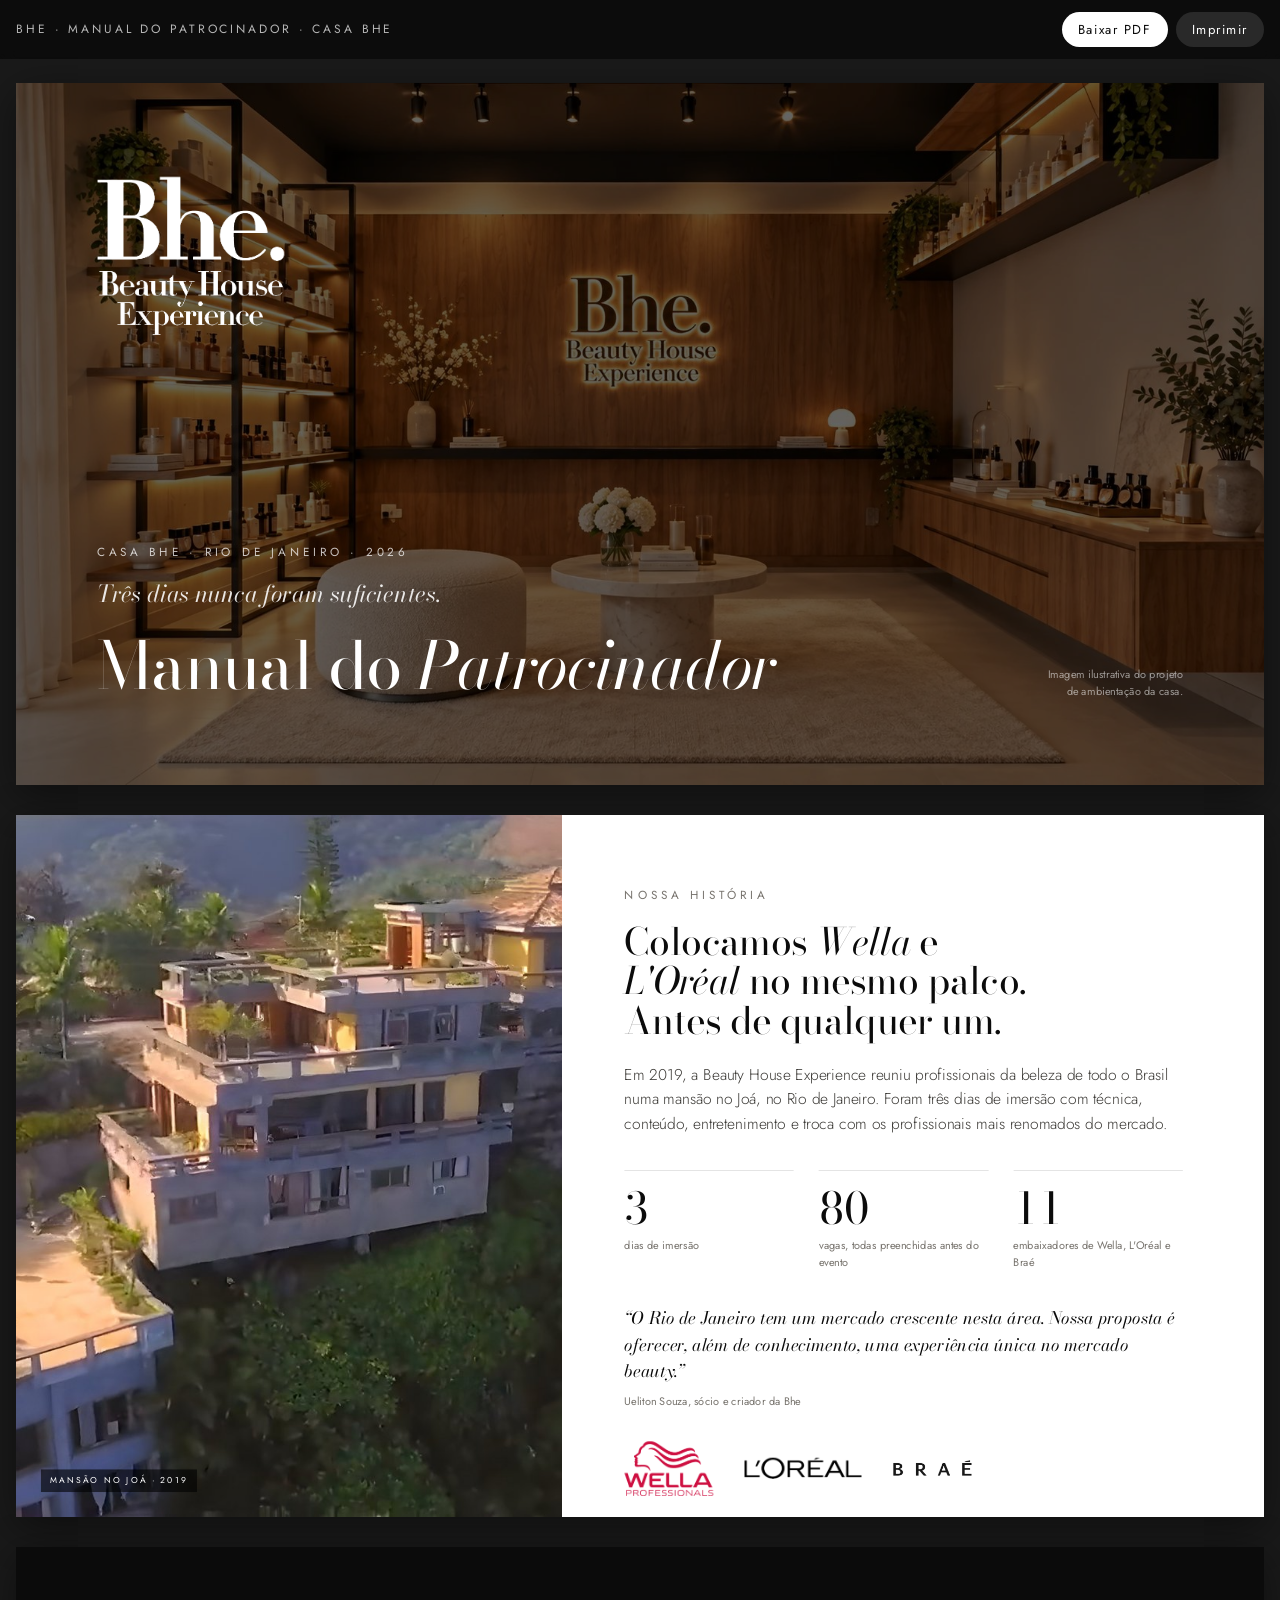
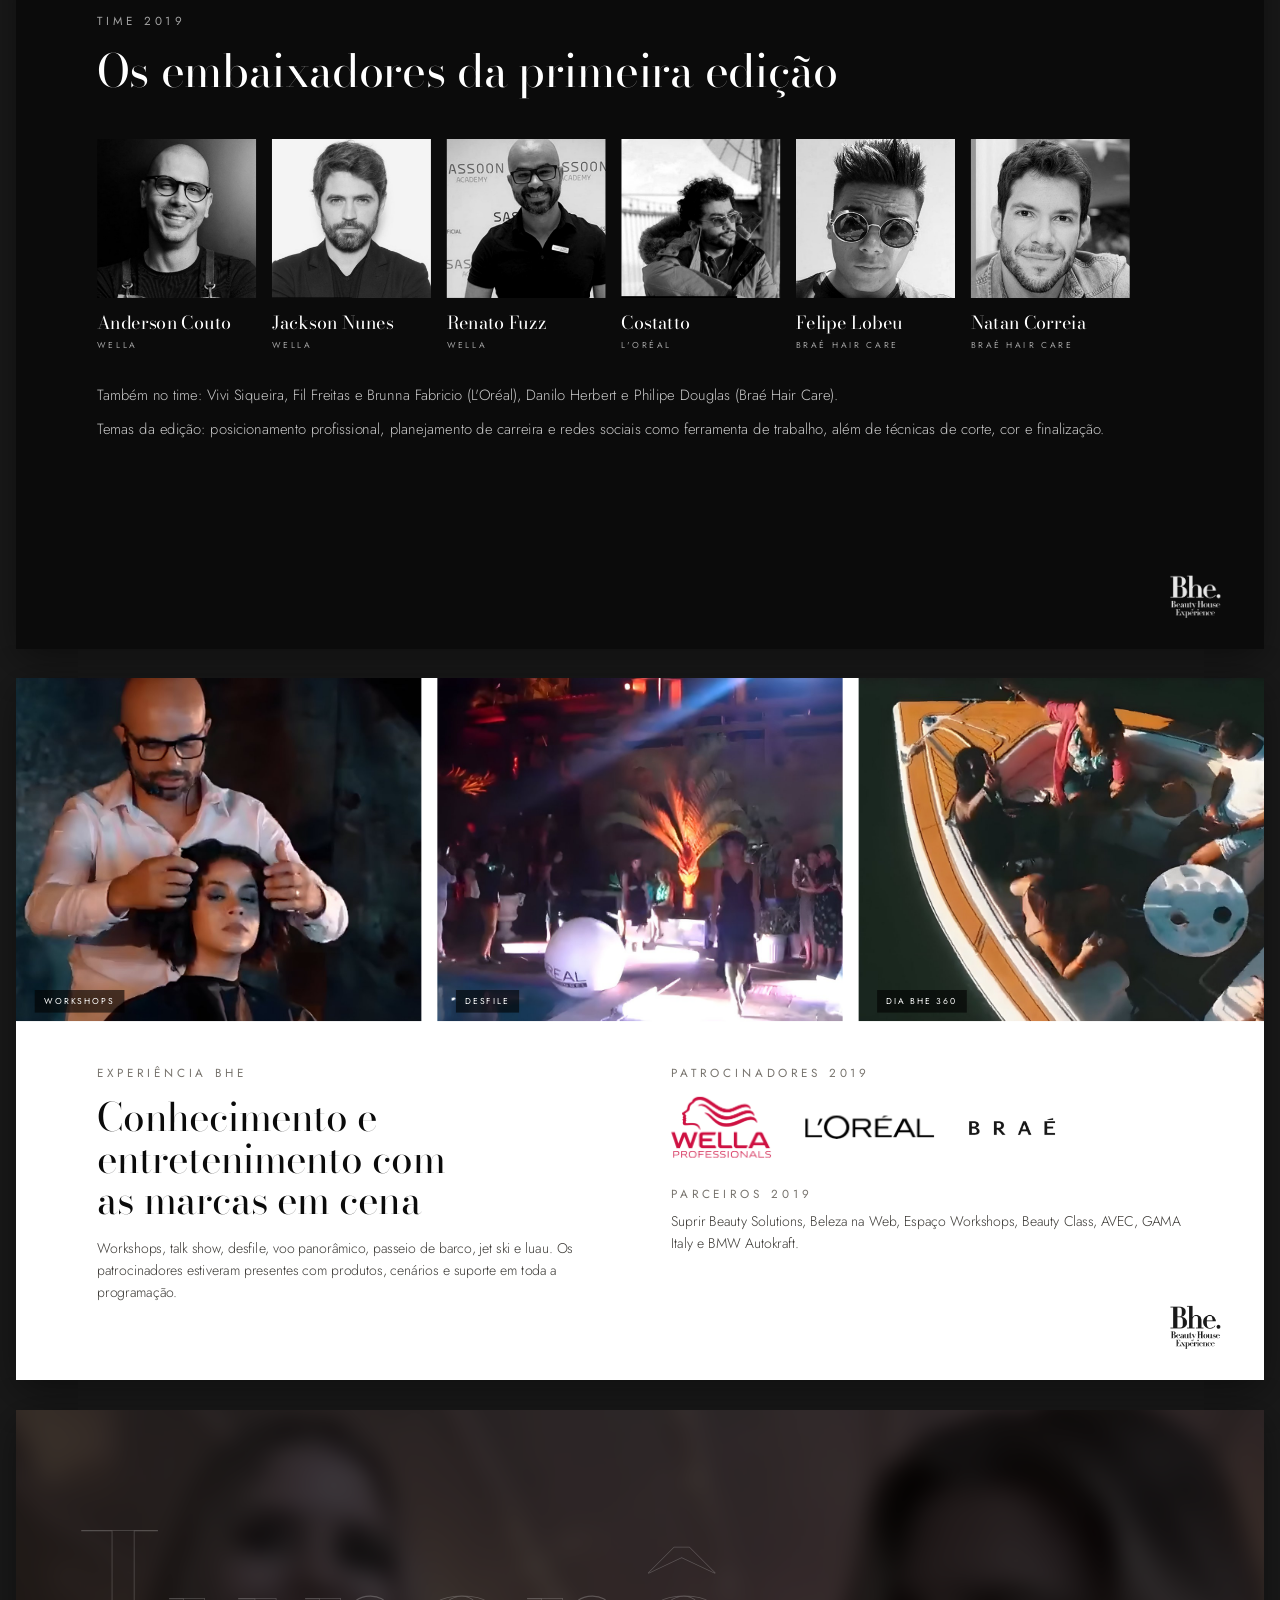
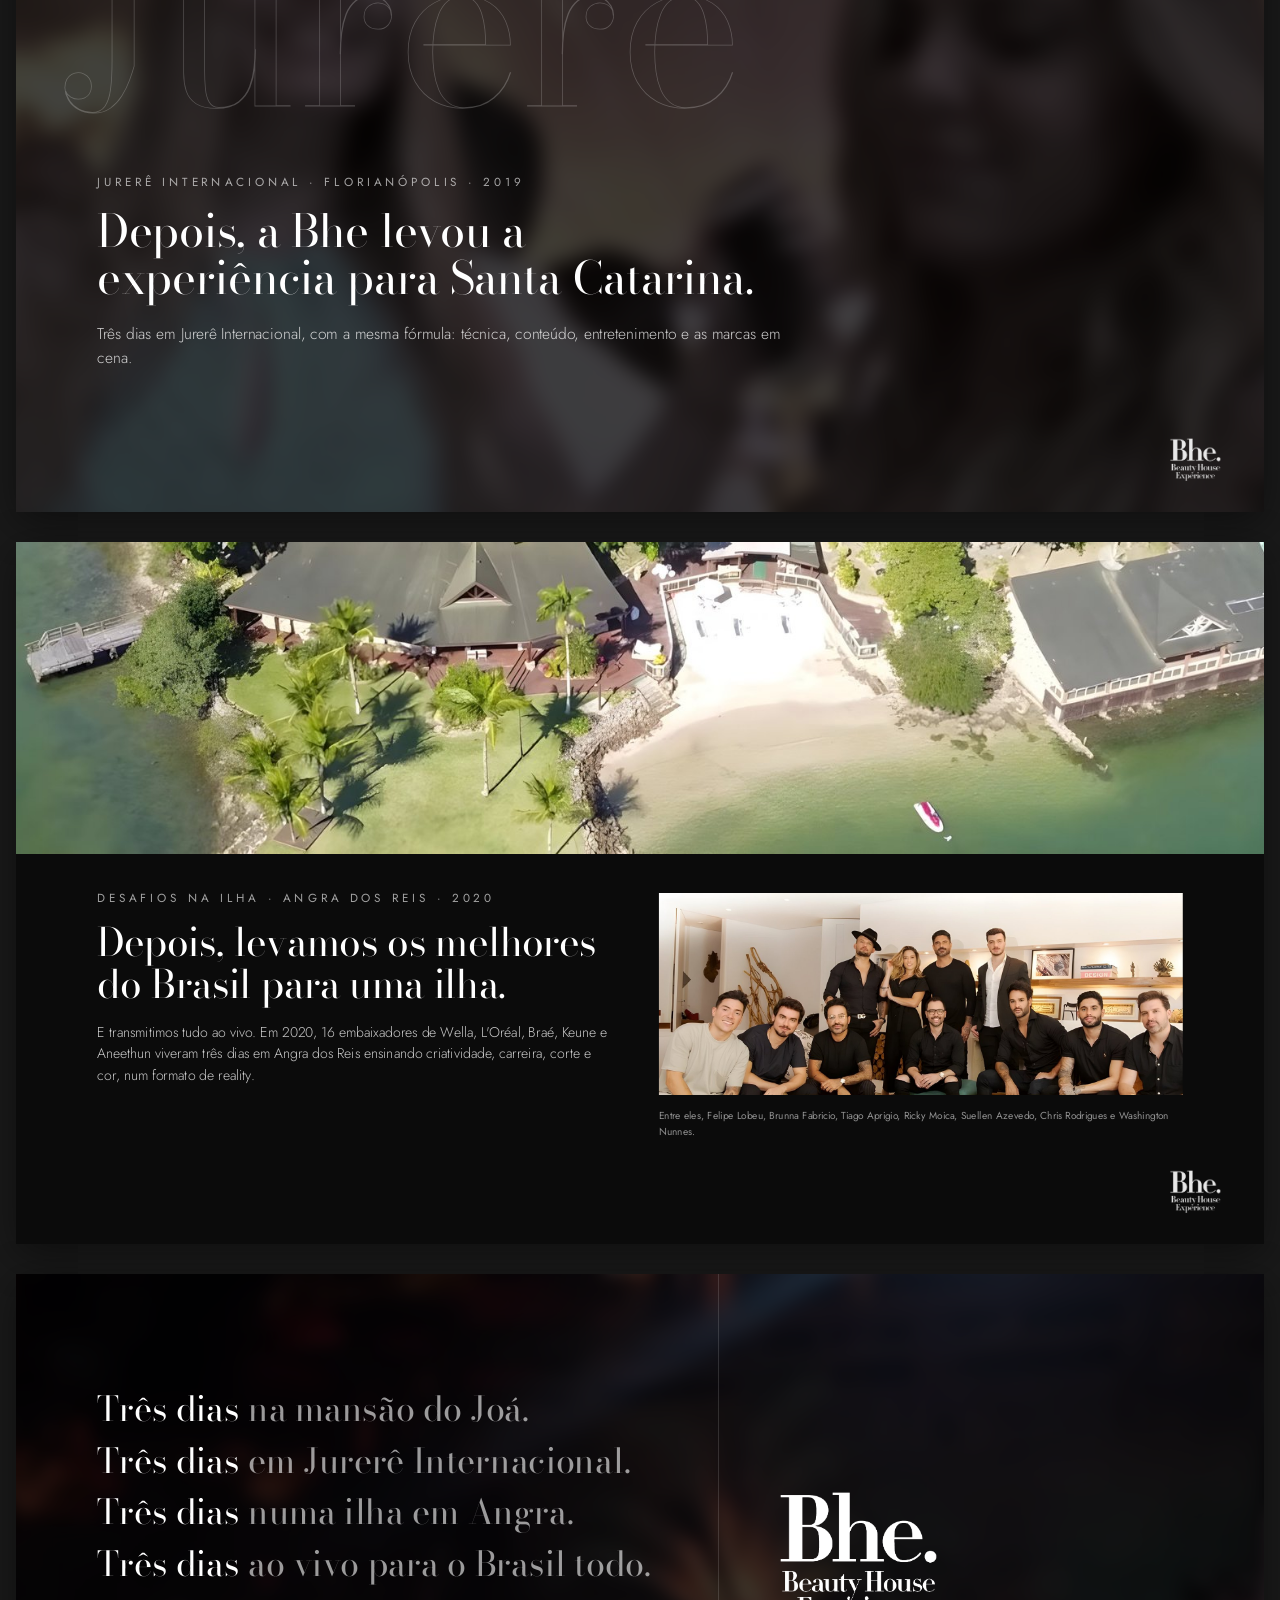
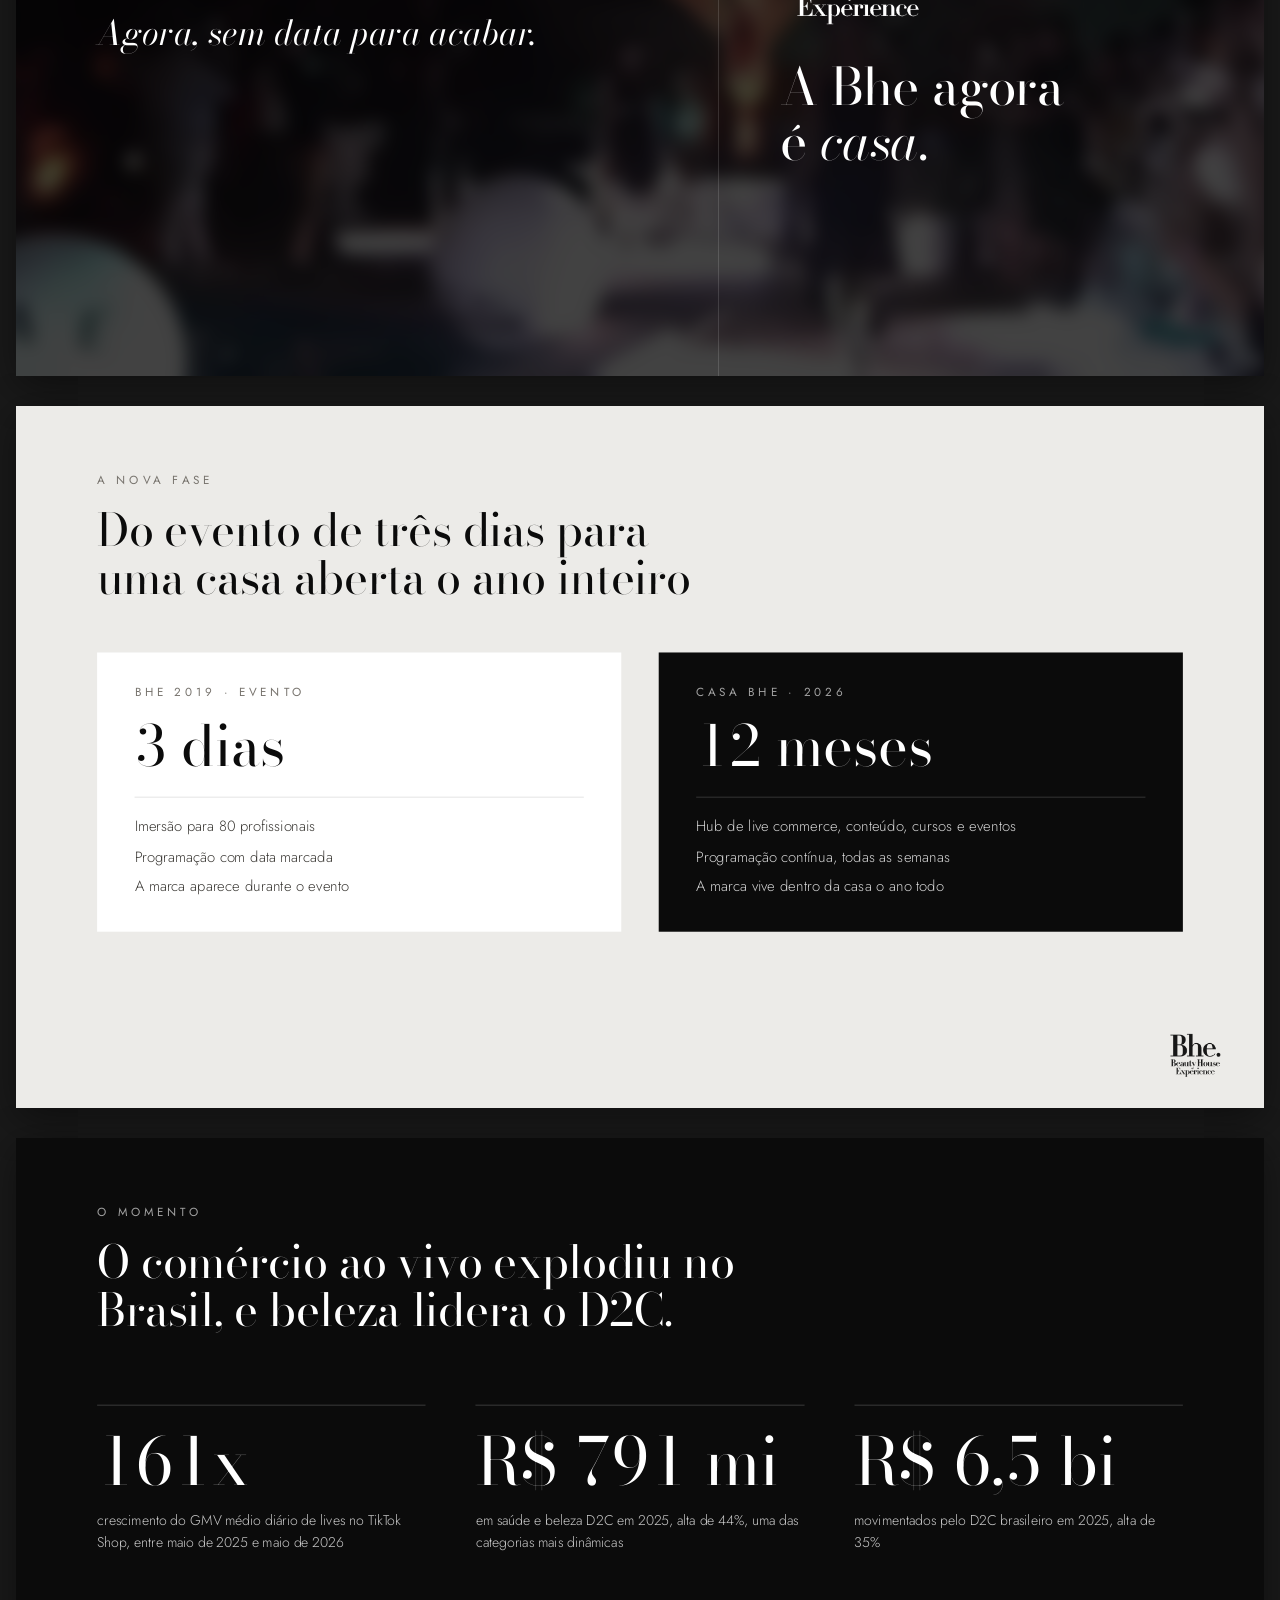
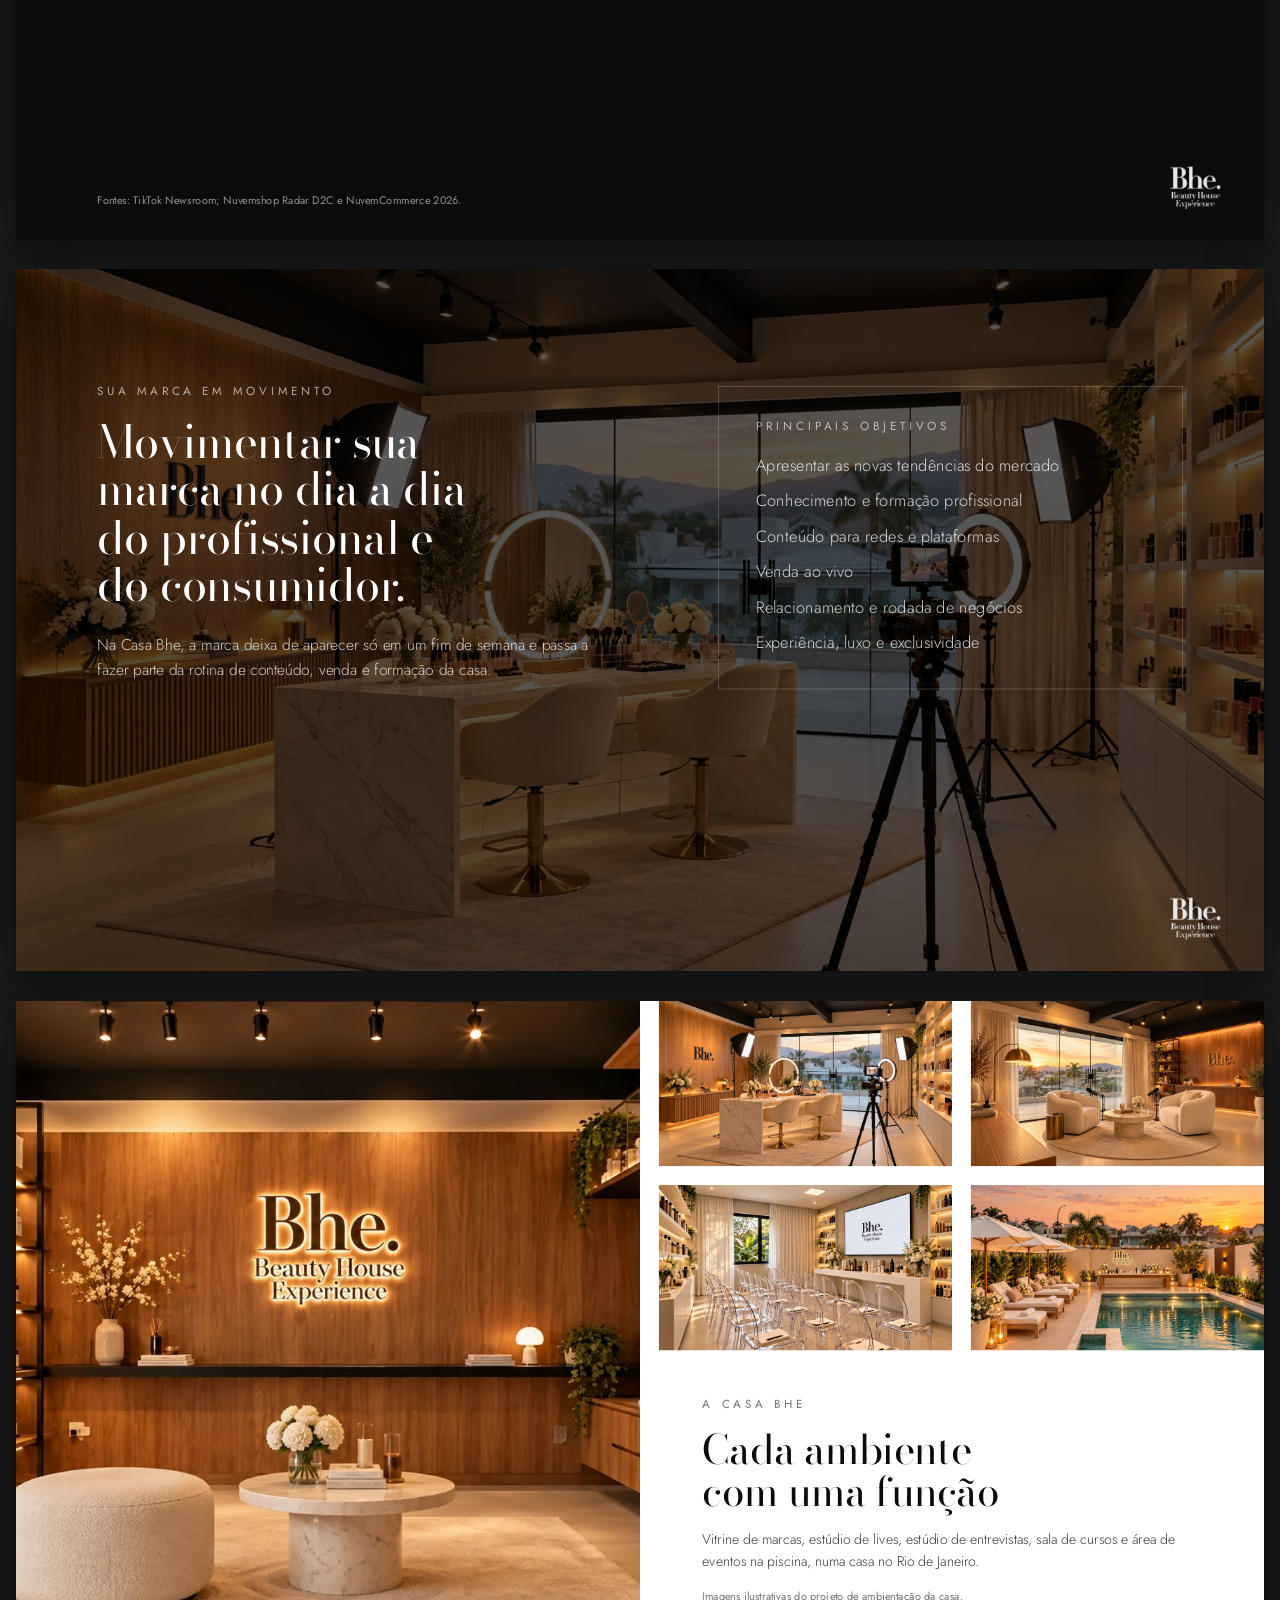
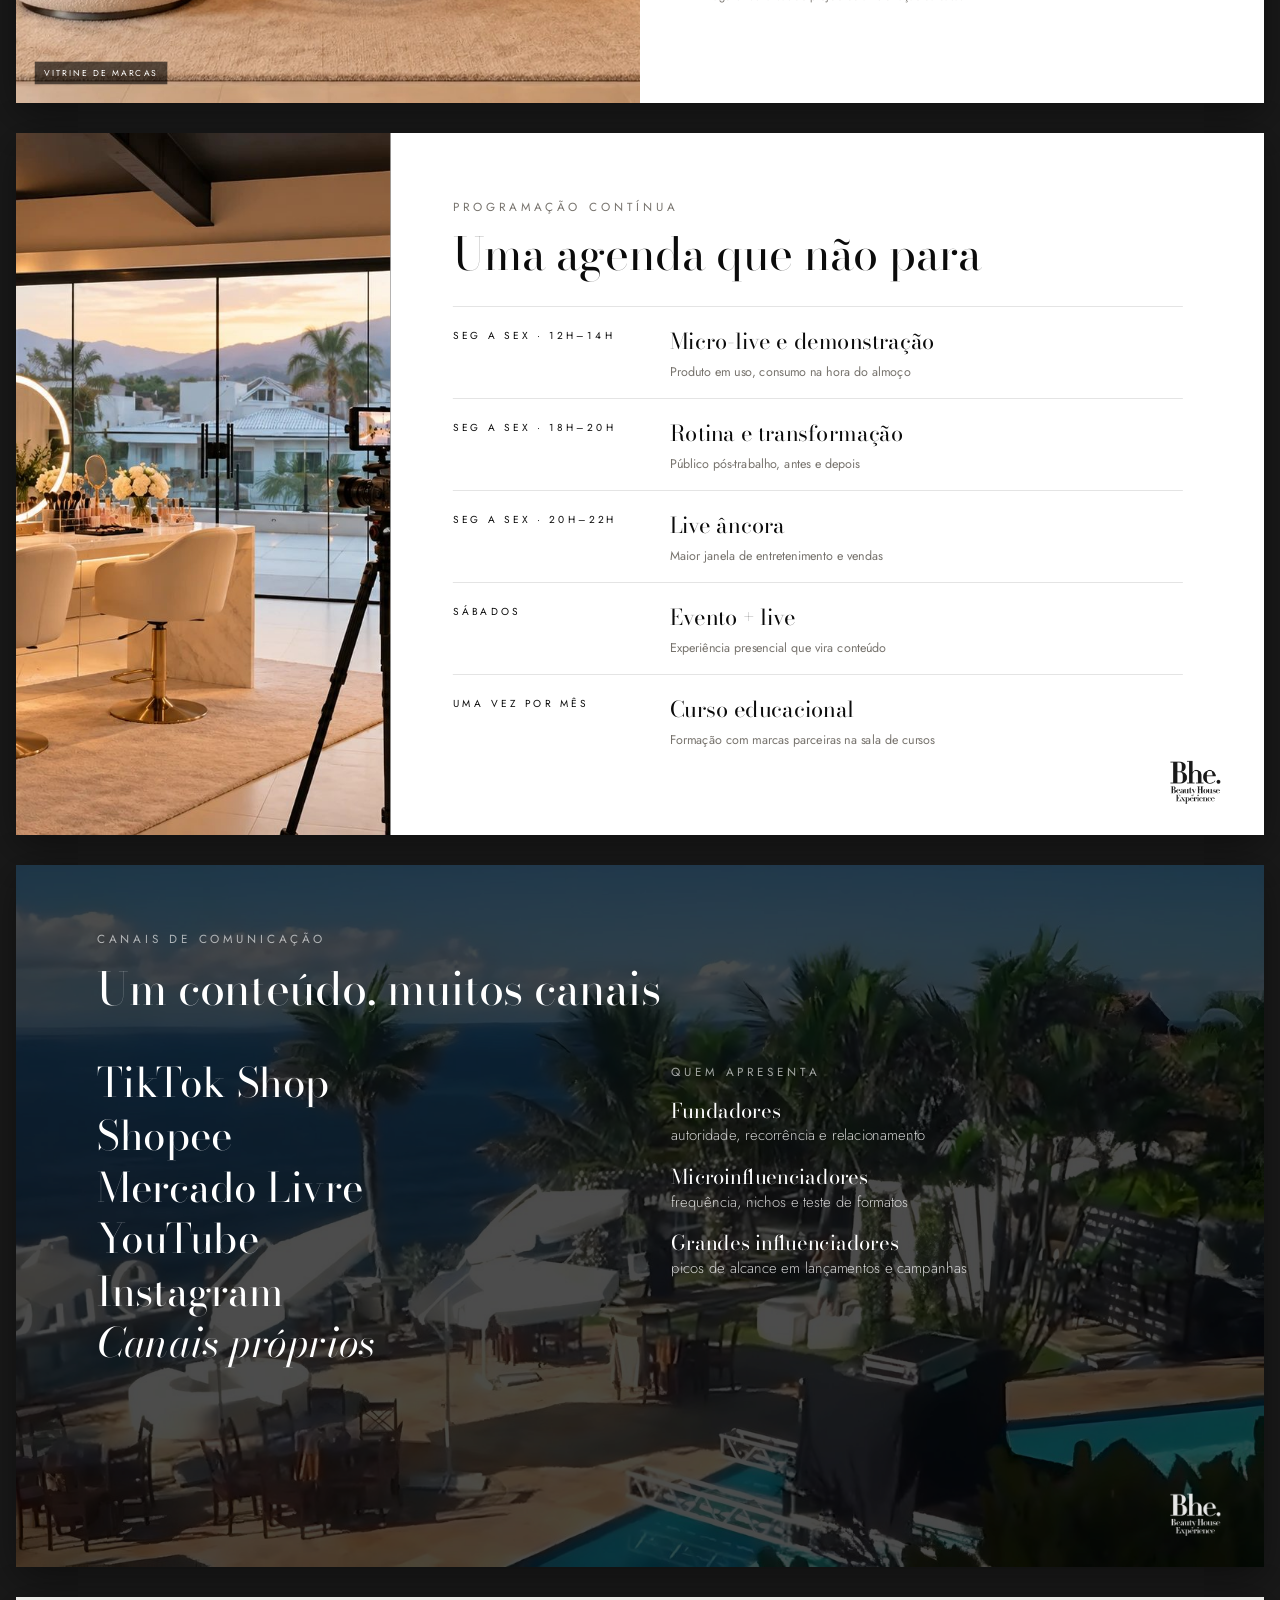
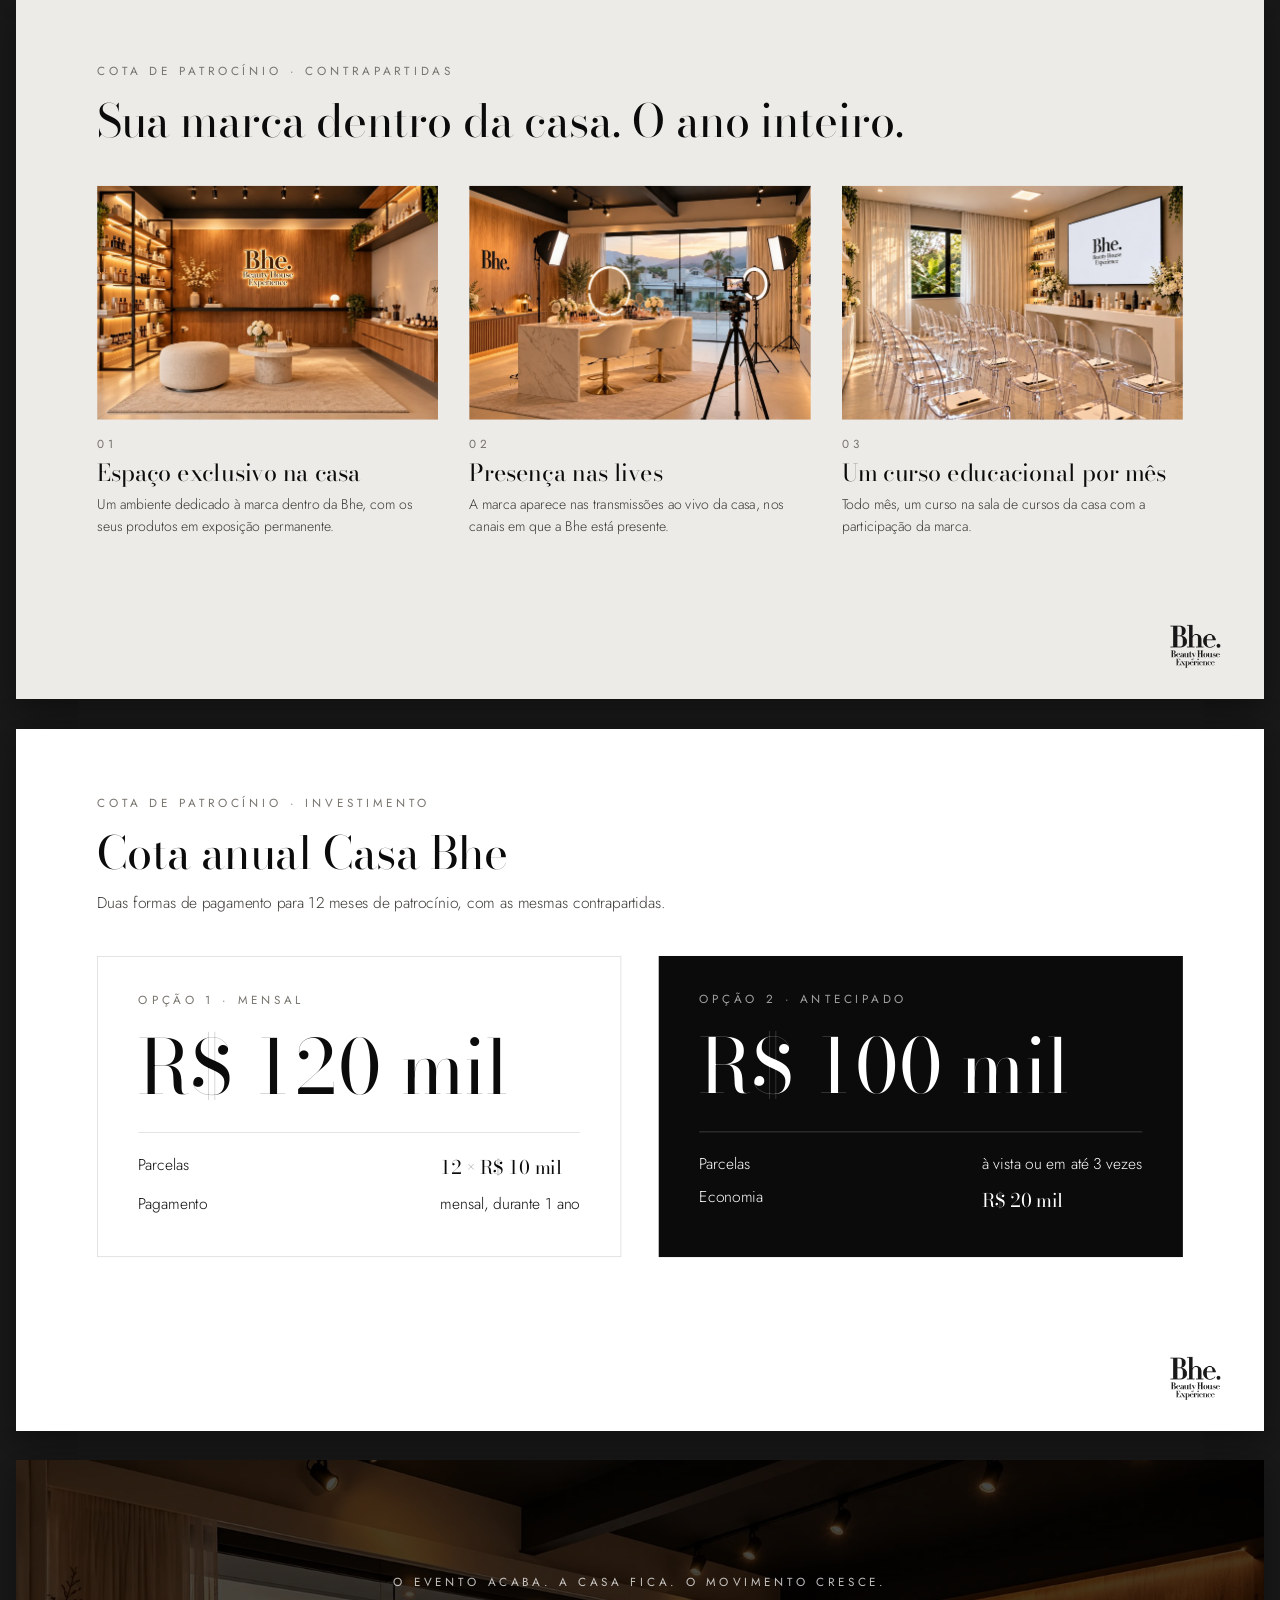
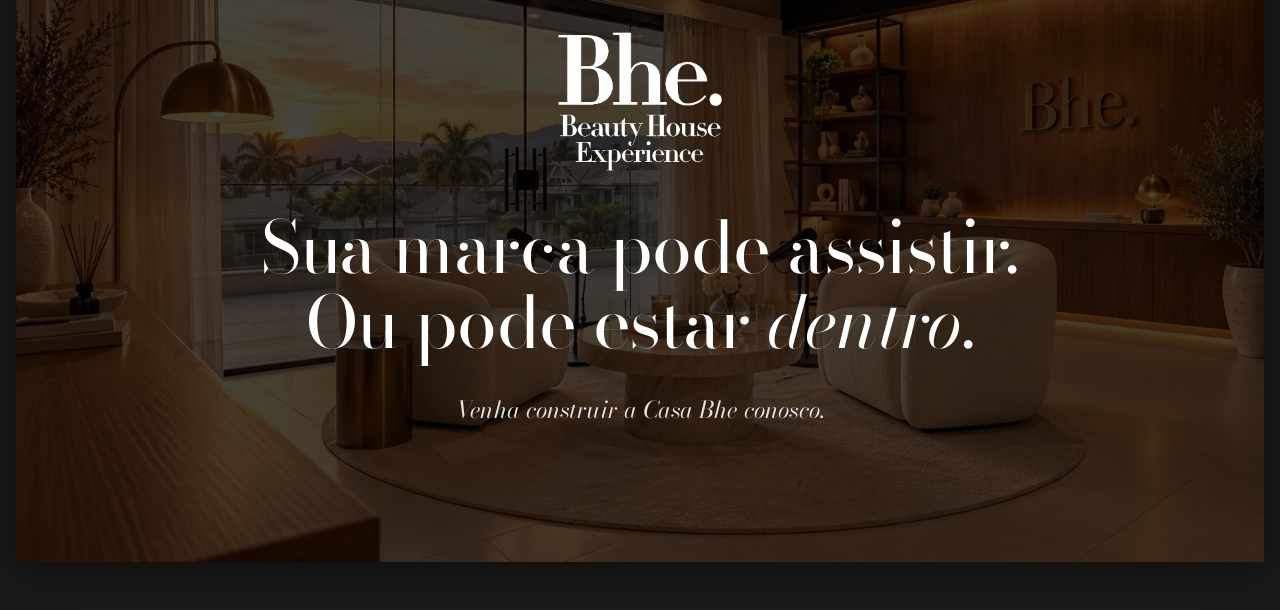
<file: manual-patrocinador.html>
<!doctype html>
<html lang="pt-BR">
<head>
<meta charset="utf-8">
<meta name="robots" content="noindex, nofollow">
<meta name="viewport" content="width=device-width, initial-scale=1, viewport-fit=cover">
<title>Manual do Patrocinador</title>
<link rel="stylesheet" href="fonts/fonts.css">
<style>
/* Manual em páginas 16:9 (1600x900), no formato do manual de 2019; na tela as páginas são escaladas e na impressão saem em 1280x720 (960x540 pt, o tamanho dos PDFs de 2019). */
:root{
  --ink:#0b0b0b;
  --paper:#ffffff;
  --stone:#ecebe8;
  --mute:#77736d;
  --body:#3b3935;
  --wood:#9a6d4b;
  --line:rgba(11,11,11,.14);
  --serif:"Bodoni Moda","Bodoni MT","Didot",Georgia,serif;
  --sans:"Jost","Futura","Century Gothic","Helvetica Neue",Arial,sans-serif;
  --s:.2;  /* começa pequeno para o celular não alargar a página antes do ajuste */
  color-scheme:dark;
}
@page{size:1280px 720px;margin:0}
html,body{margin:0}
body{background:#1a1a1a;color:var(--ink);font-family:var(--sans);-webkit-print-color-adjust:exact;print-color-adjust:exact}
*{box-sizing:border-box}

/* barra de ações */
#bar{position:sticky;top:0;z-index:5;display:flex;align-items:center;justify-content:space-between;gap:12px;padding:12px max(16px,env(safe-area-inset-left));background:rgba(11,11,11,.92);backdrop-filter:blur(8px);color:#fff}
#bar .t{font:400 12px/1.2 var(--sans);letter-spacing:.24em;text-transform:uppercase;color:rgba(255,255,255,.7);white-space:nowrap;overflow:hidden;text-overflow:ellipsis}
#bar .acts{display:flex;gap:8px;flex:none}
#bar a,#bar button{all:unset;cursor:pointer;font:400 13px/1 var(--sans);letter-spacing:.12em;padding:11px 16px;border-radius:999px;background:rgba(255,255,255,.12);color:#fff;white-space:nowrap}
#bar a.primary{background:#fff;color:var(--ink)}
#bar a:focus-visible,#bar button:focus-visible{outline:2px solid #fff;outline-offset:2px}

/* páginas */
#doc{display:flex;flex-direction:column;align-items:center;gap:calc(28px * var(--s) + 8px);padding:24px 16px 48px}
.frame{width:calc(1600px * var(--s));height:calc(900px * var(--s));flex:none;overflow:hidden;box-shadow:0 10px 40px rgba(0,0,0,.45)}
.page{position:relative;width:1600px;height:900px;overflow:hidden;background:var(--paper);transform:scale(var(--s));transform-origin:top left}
.dark{background:var(--ink);color:var(--paper)}
.stone{background:var(--stone)}

/* tipografia */
.eyebrow{font:400 15px/1 var(--sans);letter-spacing:.32em;text-transform:uppercase;color:var(--mute)}
.dark .eyebrow{color:rgba(255,255,255,.62)}
h1,h2,h3{font-family:var(--serif);font-weight:400;margin:0;letter-spacing:-.01em;text-wrap:balance}
h1{font-size:84px;line-height:1.02}
h2{font-size:58px;line-height:1.06}
h3{font-size:30px;line-height:1.15}
p{margin:0;font-weight:300;font-size:20px;line-height:1.55;color:var(--body)}
.dark p{color:rgba(255,255,255,.78)}
.small{font-size:14px;line-height:1.5;color:var(--mute);font-weight:400}
.dark .small{color:rgba(255,255,255,.55)}
.num{font-family:var(--serif);font-variant-numeric:lining-nums tabular-nums}
em{font-style:italic}
ul.list{margin:0;padding:0;list-style:none;display:grid;gap:12px;font-size:19px;font-weight:300;line-height:1.4;color:var(--body)}
.dark ul.list{color:rgba(255,255,255,.8)}

.ph{position:absolute;overflow:hidden;background:#222}
.ph img{width:100%;height:100%;object-fit:cover;display:block}
.rel{position:relative}
.bg{position:absolute;inset:0}
.bg img{width:100%;height:100%;object-fit:cover;display:block}
.shade{position:absolute;inset:0;background:rgba(0,0,0,.6)}
.tag{position:absolute;font:400 11px/1 var(--sans);letter-spacing:.24em;text-transform:uppercase;background:rgba(0,0,0,.6);color:#fff;padding:9px 12px}
.pad{position:absolute;inset:88px 104px}
.mark{position:absolute;right:56px;bottom:40px;width:64px;opacity:.9}
.pn{position:absolute;left:104px;bottom:40px;font:400 13px/1 var(--sans);letter-spacing:.24em;color:var(--mute)}
.dark .pn{color:rgba(255,255,255,.45)}
.box{border:1px solid var(--line)}
.dark .box{border-color:rgba(255,255,255,.22)}

@media print{
  body{background:none}
  #bar{display:none}
  #doc{display:block;padding:0}
  .frame{width:1280px;height:720px;overflow:hidden;box-shadow:none;break-after:page;page-break-after:always}
  .frame:last-child{break-after:auto;page-break-after:auto}
  .page{transform:scale(.8)}
}
</style>
</head>
<body>

<div id="bar">
  <div class="t">Bhe · Manual do Patrocinador · Casa Bhe</div>
  <div class="acts">
    <a class="primary" href="manual-patrocinador.pdf" download="Bhe-Manual-do-Patrocinador.pdf">Baixar PDF</a>
    <button type="button" id="print">Imprimir</button>
  </div>
</div>

<main id="doc">

<!-- 1 · CAPA -->
<div class="frame"><section class="page dark">
  <div class="bg"><img src="img/proj-vitrine-marcas.jpg" alt="Vitrine de marcas da Casa Bhe"></div>
  <div class="shade"></div>
  <div style="position:absolute;left:104px;top:120px">
    <img src="img/logo-branca.png" alt="Bhe. Beauty House Experience" style="width:240px;display:block">
  </div>
  <div style="position:absolute;left:104px;bottom:110px;width:900px">
    <div class="eyebrow" style="color:rgba(255,255,255,.75)">Casa Bhe · Rio de Janeiro · 2026</div>
    <p style="margin-top:22px;font-family:var(--serif);font-style:italic;font-size:30px;color:rgba(255,255,255,.88)">Três dias nunca foram suficientes.</p>
    <h1 style="margin-top:26px;color:#fff">Manual do <em>Patrocinador</em></h1>
  </div>
  <div class="small" style="position:absolute;right:104px;bottom:110px;text-align:right">Imagem ilustrativa do projeto<br>de ambientação da casa.</div>
</section></div>

<!-- 2 · HISTÓRIA -->
<div class="frame"><section class="page">
  <div class="ph" style="left:0;top:0;width:700px;height:900px"><img src="img/hist-mansao-joa.jpg" alt="Mansão no Joá, sede da primeira edição da Bhe"></div>
  <div class="tag" style="left:32px;bottom:32px">Mansão no Joá · 2019</div>
  <div style="position:absolute;left:780px;top:96px;width:716px">
    <div class="eyebrow">Nossa história</div>
    <h2 style="margin-top:26px;font-size:48px">Colocamos <em>Wella</em> e <em>L'Oréal</em> no mesmo palco. Antes de qualquer um.</h2>
    <p style="margin-top:28px">Em 2019, a Beauty House Experience reuniu profissionais da beleza de todo o Brasil numa mansão no Joá, no Rio de Janeiro. Foram três dias de imersão com técnica, conteúdo, entretenimento e troca com os profissionais mais renomados do mercado.</p>
    <div style="display:grid;grid-template-columns:repeat(3,1fr);gap:32px;margin-top:44px">
      <div style="border-top:1px solid var(--line);padding-top:20px"><div class="num" style="font-size:56px;line-height:1">3</div><div class="small" style="margin-top:10px">dias de imersão</div></div>
      <div style="border-top:1px solid var(--line);padding-top:20px"><div class="num" style="font-size:56px;line-height:1">80</div><div class="small" style="margin-top:10px">vagas, todas preenchidas antes do evento</div></div>
      <div style="border-top:1px solid var(--line);padding-top:20px"><div class="num" style="font-size:56px;line-height:1">11</div><div class="small" style="margin-top:10px">embaixadores de Wella, L'Oréal e Braé</div></div>
    </div>
    <p style="margin-top:44px;font-family:var(--serif);font-style:italic;font-size:22px;color:var(--ink)">“O Rio de Janeiro tem um mercado crescente nesta área. Nossa proposta é oferecer, além de conhecimento, uma experiência única no mercado beauty.”</p>
    <div class="small" style="margin-top:12px">Ueliton Souza, sócio e criador da Bhe</div>
    <div style="margin-top:40px;display:flex;align-items:center;gap:40px">
      <img src="img/logo-wella.png" alt="Wella Professionals" style="height:70px">
      <img src="img/logo-loreal.png" alt="L'Oréal" style="height:27px">
      <img src="img/logo-brae.png" alt="Braé" style="height:22px">
    </div>
  </div>
</section></div>

<!-- 3 · TIME 2019 -->
<div class="frame"><section class="page dark">
  <div class="pad">
    <div class="eyebrow">Time 2019</div>
    <h2 style="margin-top:26px">Os embaixadores da primeira edição</h2>
    <div style="display:grid;grid-template-columns:repeat(6,204px);gap:20px;margin-top:56px">
      <div><div class="ph rel" style="width:204px;height:204px"><img src="img/emb-anderson-couto.jpg" alt="Anderson Couto"></div><div style="margin-top:14px;font-family:var(--serif);font-size:23px;color:#fff">Anderson Couto</div><div class="eyebrow" style="margin-top:6px;font-size:11px">Wella</div></div>
      <div><div class="ph rel" style="width:204px;height:204px"><img src="img/emb-jackson-nunes.jpg" alt="Jackson Nunes"></div><div style="margin-top:14px;font-family:var(--serif);font-size:23px;color:#fff">Jackson Nunes</div><div class="eyebrow" style="margin-top:6px;font-size:11px">Wella</div></div>
      <div><div class="ph rel" style="width:204px;height:204px"><img src="img/emb-renato-fuzz.jpg" alt="Renato Fuzz"></div><div style="margin-top:14px;font-family:var(--serif);font-size:23px;color:#fff">Renato Fuzz</div><div class="eyebrow" style="margin-top:6px;font-size:11px">Wella</div></div>
      <div><div class="ph rel" style="width:204px;height:204px"><img src="img/emb-costatto.jpg" alt="Costatto"></div><div style="margin-top:14px;font-family:var(--serif);font-size:23px;color:#fff">Costatto</div><div class="eyebrow" style="margin-top:6px;font-size:11px">L'Oréal</div></div>
      <div><div class="ph rel" style="width:204px;height:204px"><img src="img/emb-felipe-lobeu.jpg" alt="Felipe Lobeu"></div><div style="margin-top:14px;font-family:var(--serif);font-size:23px;color:#fff">Felipe Lobeu</div><div class="eyebrow" style="margin-top:6px;font-size:11px">Braé Hair Care</div></div>
      <div><div class="ph rel" style="width:204px;height:204px"><img src="img/emb-natan-correia.jpg" alt="Natan Correia"></div><div style="margin-top:14px;font-family:var(--serif);font-size:23px;color:#fff">Natan Correia</div><div class="eyebrow" style="margin-top:6px;font-size:11px">Braé Hair Care</div></div>
    </div>
    <p style="margin-top:44px;font-size:19px">Também no time: Vivi Siqueira, Fil Freitas e Brunna Fabricio (L'Oréal), Danilo Herbert e Philipe Douglas (Braé Hair Care).</p>
    <p style="margin-top:14px;font-size:19px">Temas da edição: posicionamento profissional, planejamento de carreira e redes sociais como ferramenta de trabalho, além de técnicas de corte, cor e finalização.</p>
  </div>
  <img class="mark" src="img/logo-branca.png" alt="">
</section></div>

<!-- 4 · EXPERIÊNCIA E MARCAS -->
<div class="frame"><section class="page">
  <div class="ph" style="left:0;top:0;width:520px;height:440px"><img src="img/hist-workshop-palco.jpg" alt="Workshop de corte no palco"></div>
  <div class="ph" style="left:540px;top:0;width:520px;height:440px"><img src="img/hist-publico.jpg" alt="Desfile com marcas patrocinadoras em cena"></div>
  <div class="ph" style="left:1080px;top:0;width:520px;height:440px"><img src="img/hist-lancha.jpg" alt="Passeio de lancha do Dia Bhe 360"></div>
  <div class="tag" style="left:24px;top:400px">Workshops</div>
  <div class="tag" style="left:564px;top:400px">Desfile</div>
  <div class="tag" style="left:1104px;top:400px">Dia Bhe 360</div>
  <div style="position:absolute;left:104px;top:500px;width:640px">
    <div class="eyebrow">Experiência Bhe</div>
    <h2 style="margin-top:22px;font-size:50px">Conhecimento e entretenimento com as marcas em cena</h2>
    <p style="margin-top:22px;font-size:18px">Workshops, talk show, desfile, voo panorâmico, passeio de barco, jet ski e luau. Os patrocinadores estiveram presentes com produtos, cenários e suporte em toda a programação.</p>
  </div>
  <div style="position:absolute;left:840px;top:500px;width:656px">
    <div class="eyebrow">Patrocinadores 2019</div>
    <div style="margin-top:22px;display:flex;align-items:center;gap:44px"><img src="img/logo-wella.png" alt="Wella Professionals" style="height:78px"><img src="img/logo-loreal.png" alt="L'Oréal" style="height:30px"><img src="img/logo-brae.png" alt="Braé Hair Care" style="height:24px"></div>
    <div class="eyebrow" style="margin-top:40px">Parceiros 2019</div>
    <p style="margin-top:14px;font-size:18px">Suprir Beauty Solutions, Beleza na Web, Espaço Workshops, Beauty Class, AVEC, GAMA Italy e BMW Autokraft.</p>
  </div>
  <img class="mark" src="img/logo-preta.png" alt="">
</section></div>

<!-- 4a · JURERÊ INTERNACIONAL -->
<div class="frame"><section class="page dark">
  <div class="bg"><img src="img/poster-evento-festa.jpg" alt="" style="filter:blur(12px) saturate(.6);transform:scale(1.1)"></div>
  <div class="shade" style="background:rgba(0,0,0,.74)"></div>
  <div aria-hidden="true" style="position:absolute;left:60px;right:0;top:120px;font-family:var(--serif);font-size:300px;line-height:1;color:transparent;-webkit-text-stroke:1px rgba(255,255,255,.22);white-space:nowrap">Jurerê</div>
  <div style="position:absolute;left:104px;top:470px;width:900px">
    <div class="eyebrow">Jurerê Internacional · Florianópolis · 2019</div>
    <h2 style="margin-top:24px;font-size:58px;color:#fff">Depois, a Bhe levou a experiência para Santa Catarina.</h2>
    <p style="margin-top:24px;font-size:20px">Três dias em Jurerê Internacional, com a mesma fórmula: técnica, conteúdo, entretenimento e as marcas em cena.</p>
  </div>
  <img class="mark" src="img/logo-branca.png" alt="">
</section></div>

<!-- 4b · DESAFIOS NA ILHA -->
<div class="frame"><section class="page dark">
  <div class="ph" style="left:0;top:0;width:1600px;height:400px"><img src="img/ilha-aerea.jpg" alt="Ilha em Angra dos Reis onde aconteceu o Desafios na Ilha"></div>
  <div style="position:absolute;left:104px;top:450px;width:660px">
    <div class="eyebrow">Desafios na Ilha · Angra dos Reis · 2020</div>
    <h2 style="margin-top:22px;font-size:50px;color:#fff">Depois, levamos os melhores do Brasil para uma ilha.</h2>
    <p style="margin-top:22px;font-size:18px">E transmitimos tudo ao vivo. Em 2020, 16 embaixadores de Wella, L'Oréal, Braé, Keune e Aneethun viveram três dias em Angra dos Reis ensinando criatividade, carreira, corte e cor, num formato de reality.</p>
  </div>
  <div class="ph" style="left:824px;top:450px;width:672px;height:259px"><img src="img/ilha-time.jpg" alt="Profissionais do Desafios na Ilha"></div>
  <div class="small" style="position:absolute;left:824px;top:726px;width:672px;font-size:13px">Entre eles, Felipe Lobeu, Brunna Fabricio, Tiago Aprigio, Ricky Moica, Suellen Azevedo, Chris Rodrigues e Washington Nunnes.</div>
  <img class="mark" src="img/logo-branca.png" alt="">
</section></div>

<!-- 4c · MANIFESTO -->
<div class="frame"><section class="page dark">
  <div class="bg"><img src="img/hist-publico.jpg" alt="" style="filter:blur(10px) saturate(.6);transform:scale(1.08)"></div>
  <div class="shade" style="background:rgba(0,0,0,.74)"></div>
  <div style="position:absolute;left:104px;top:140px;width:760px;font-family:var(--serif);font-size:44px;line-height:1.5;color:rgba(255,255,255,.6)">
    <div><span style="color:#fff">Três dias</span> na mansão do Joá.</div>
    <div><span style="color:#fff">Três dias</span> em Jurerê Internacional.</div>
    <div><span style="color:#fff">Três dias</span> numa ilha em Angra.</div>
    <div><span style="color:#fff">Três dias</span> ao vivo para o Brasil todo.</div>
    <div style="color:#fff;font-style:italic;margin-top:22px">Agora, sem data para acabar.</div>
  </div>
  <div style="position:absolute;left:900px;top:0;bottom:0;width:1px;background:rgba(255,255,255,.18)"></div>
  <div style="position:absolute;left:980px;top:280px;width:520px">
    <img src="img/logo-branca.png" alt="Bhe." style="width:200px">
    <h2 style="margin-top:40px;font-size:66px;color:#fff">A Bhe agora é <em>casa</em>.</h2>
  </div>
</section></div>

<!-- 5 · DO EVENTO À CASA -->
<div class="frame"><section class="page stone">
  <div class="pad">
    <div class="eyebrow">A nova fase</div>
    <h2 style="margin-top:26px;max-width:1100px">Do evento de três dias para uma casa aberta o ano inteiro</h2>
    <div style="display:grid;grid-template-columns:1fr 1fr;gap:48px;margin-top:64px">
      <div style="background:var(--paper);padding:44px 48px">
        <div class="eyebrow">Bhe 2019 · Evento</div>
        <div class="num" style="font-size:72px;line-height:1;margin-top:24px">3 dias</div>
        <ul class="list" style="margin-top:30px;border-top:1px solid var(--line);padding-top:24px">
          <li>Imersão para 80 profissionais</li>
          <li>Programação com data marcada</li>
          <li>A marca aparece durante o evento</li>
        </ul>
      </div>
      <div style="background:var(--ink);color:#fff;padding:44px 48px">
        <div class="eyebrow" style="color:rgba(255,255,255,.62)">Casa Bhe · 2026</div>
        <div class="num" style="font-size:72px;line-height:1;margin-top:24px">12 meses</div>
        <ul class="list" style="margin-top:30px;border-top:1px solid rgba(255,255,255,.22);padding-top:24px;color:rgba(255,255,255,.82)">
          <li>Hub de live commerce, conteúdo, cursos e eventos</li>
          <li>Programação contínua, todas as semanas</li>
          <li>A marca vive dentro da casa o ano todo</li>
        </ul>
      </div>
    </div>
  </div>
  <img class="mark" src="img/logo-preta.png" alt="">
</section></div>

<!-- 6 · O MOMENTO -->
<div class="frame"><section class="page dark">
  <div class="pad">
    <div class="eyebrow">O momento</div>
    <h2 style="margin-top:26px;max-width:1100px">O comércio ao vivo explodiu no Brasil, e beleza lidera o D2C.</h2>
    <div style="display:grid;grid-template-columns:repeat(3,1fr);gap:64px;margin-top:90px">
      <div style="border-top:1px solid rgba(255,255,255,.25);padding-top:30px"><div class="num" style="font-size:84px;line-height:1">161x</div><p style="margin-top:20px;font-size:18px">crescimento do GMV médio diário de lives no TikTok Shop, entre maio de 2025 e maio de 2026</p></div>
      <div style="border-top:1px solid rgba(255,255,255,.25);padding-top:30px"><div class="num" style="font-size:84px;line-height:1;white-space:nowrap">R$ 791 mi</div><p style="margin-top:20px;font-size:18px">em saúde e beleza D2C em 2025, alta de 44%, uma das categorias mais dinâmicas</p></div>
      <div style="border-top:1px solid rgba(255,255,255,.25);padding-top:30px"><div class="num" style="font-size:84px;line-height:1;white-space:nowrap">R$ 6,5 bi</div><p style="margin-top:20px;font-size:18px">movimentados pelo D2C brasileiro em 2025, alta de 35%</p></div>
    </div>
  </div>
  <div class="small" style="position:absolute;left:104px;bottom:40px">Fontes: TikTok Newsroom; Nuvemshop Radar D2C e NuvemCommerce 2026.</div>
  <img class="mark" src="img/logo-branca.png" alt="">
</section></div>

<!-- 7 · SUA MARCA EM MOVIMENTO -->
<div class="frame"><section class="page dark">
  <div class="bg"><img src="img/proj-estudio-live.jpg" alt=""></div>
  <div class="shade" style="background:rgba(0,0,0,.66)"></div>
  <div style="position:absolute;left:104px;top:150px;width:660px">
    <div class="eyebrow">Sua marca em movimento</div>
    <h2 style="margin-top:26px;color:#fff">Movimentar sua marca no dia a dia do profissional e do consumidor.</h2>
    <p style="margin-top:30px">Na Casa Bhe, a marca deixa de aparecer só em um fim de semana e passa a fazer parte da rotina de conteúdo, venda e formação da casa.</p>
  </div>
  <div class="box" style="position:absolute;left:900px;top:150px;width:596px;padding:44px 48px">
    <div class="eyebrow">Principais objetivos</div>
    <ul class="list" style="margin-top:28px;font-size:21px;gap:16px">
      <li>Apresentar as novas tendências do mercado</li>
      <li>Conhecimento e formação profissional</li>
      <li>Conteúdo para redes e plataformas</li>
      <li>Venda ao vivo</li>
      <li>Relacionamento e rodada de negócios</li>
      <li>Experiência, luxo e exclusividade</li>
    </ul>
  </div>
  <img class="mark" src="img/logo-branca.png" alt="">
</section></div>

<!-- 8 · A CASA -->
<div class="frame"><section class="page">
  <div class="ph" style="left:0;top:0;width:800px;height:900px"><img src="img/proj-vitrine-marcas.jpg" alt="Vitrine de marcas"></div>
  <div class="ph" style="left:824px;top:0;width:376px;height:212px"><img src="img/proj-estudio-live.jpg" alt="Estúdio de lives"></div>
  <div class="ph" style="left:1224px;top:0;width:376px;height:212px"><img src="img/proj-estudio-entrevista.jpg" alt="Estúdio de entrevistas"></div>
  <div class="ph" style="left:824px;top:236px;width:376px;height:212px"><img src="img/proj-sala-cursos.jpg" alt="Sala de cursos"></div>
  <div class="ph" style="left:1224px;top:236px;width:376px;height:212px"><img src="img/proj-piscina-eventos.jpg" alt="Área de eventos"></div>
  <div class="tag" style="left:24px;bottom:24px">Vitrine de marcas</div>
  <div style="position:absolute;left:880px;top:510px;width:620px">
    <div class="eyebrow">A Casa Bhe</div>
    <h2 style="margin-top:22px;font-size:52px">Cada ambiente com uma função</h2>
    <p style="margin-top:20px;font-size:18px">Vitrine de marcas, estúdio de lives, estúdio de entrevistas, sala de cursos e área de eventos na piscina, numa casa no Rio de Janeiro.</p>
    <div class="small" style="margin-top:20px">Imagens ilustrativas do projeto de ambientação da casa.</div>
  </div>
</section></div>

<!-- 9 · PROGRAMAÇÃO -->
<div class="frame"><section class="page">
  <div class="ph" style="left:0;top:0;width:480px;height:900px"><img src="img/proj-estudio-live.jpg" alt="Estúdio de lives da Casa Bhe" style="object-position:62% 50%"></div>
  <div style="position:absolute;left:560px;top:88px;right:104px">
    <div class="eyebrow">Programação contínua</div>
    <h2 style="margin-top:22px">Uma agenda que não para</h2>
    <div id="grid" style="margin-top:36px"></div>
  </div>
  <img class="mark" src="img/logo-preta.png" alt="">
</section></div>

<!-- 10 · CANAIS -->
<div class="frame"><section class="page dark">
  <div class="bg"><img src="img/hist-piscina.jpg" alt=""></div>
  <div class="shade" style="background:rgba(0,0,0,.7)"></div>
  <div class="pad">
    <div class="eyebrow">Canais de comunicação</div>
    <h2 style="margin-top:26px;color:#fff">Um conteúdo, muitos canais</h2>
    <div style="display:grid;grid-template-columns:1fr 1fr;gap:80px;margin-top:56px">
      <div style="font-family:var(--serif);font-size:52px;line-height:1.28;color:#fff">
        <div>TikTok Shop</div><div>Shopee</div><div>Mercado Livre</div><div>YouTube</div><div>Instagram</div><div><em>Canais próprios</em></div>
      </div>
      <div style="padding-top:12px">
        <div class="eyebrow">Quem apresenta</div>
        <ul class="list" style="margin-top:24px;gap:22px">
          <li><span style="font-family:var(--serif);font-size:26px;color:#fff">Fundadores</span><br>autoridade, recorrência e relacionamento</li>
          <li><span style="font-family:var(--serif);font-size:26px;color:#fff">Microinfluenciadores</span><br>frequência, nichos e teste de formatos</li>
          <li><span style="font-family:var(--serif);font-size:26px;color:#fff">Grandes influenciadores</span><br>picos de alcance em lançamentos e campanhas</li>
        </ul>
      </div>
    </div>
  </div>
  <img class="mark" src="img/logo-branca.png" alt="">
</section></div>

<!-- 11 · CONTRAPARTIDAS -->
<div class="frame"><section class="page stone">
  <div class="pad">
    <div class="eyebrow">Cota de patrocínio · Contrapartidas</div>
    <h2 style="margin-top:26px">Sua marca dentro da casa. O ano inteiro.</h2>
    <div style="display:grid;grid-template-columns:repeat(3,1fr);gap:40px;margin-top:52px">
      <div><div class="ph rel" style="height:300px"><img src="img/proj-vitrine-marcas.jpg" alt=""></div><div class="eyebrow" style="margin-top:24px">01</div><h3 style="margin-top:12px">Espaço exclusivo na casa</h3><p style="margin-top:10px;font-size:18px">Um ambiente dedicado à marca dentro da Bhe, com os seus produtos em exposição permanente.</p></div>
      <div><div class="ph rel" style="height:300px"><img src="img/proj-estudio-live.jpg" alt=""></div><div class="eyebrow" style="margin-top:24px">02</div><h3 style="margin-top:12px">Presença nas lives</h3><p style="margin-top:10px;font-size:18px">A marca aparece nas transmissões ao vivo da casa, nos canais em que a Bhe está presente.</p></div>
      <div><div class="ph rel" style="height:300px"><img src="img/proj-sala-cursos.jpg" alt=""></div><div class="eyebrow" style="margin-top:24px">03</div><h3 style="margin-top:12px">Um curso educacional por mês</h3><p style="margin-top:10px;font-size:18px">Todo mês, um curso na sala de cursos da casa com a participação da marca.</p></div>
    </div>
  </div>
  <img class="mark" src="img/logo-preta.png" alt="">
</section></div>

<!-- 12 · INVESTIMENTO -->
<div class="frame"><section class="page">
  <div class="pad">
    <div class="eyebrow">Cota de patrocínio · Investimento</div>
    <h2 style="margin-top:26px">Cota anual Casa Bhe</h2>
    <p style="margin-top:18px">Duas formas de pagamento para 12 meses de patrocínio, com as mesmas contrapartidas.</p>
    <div style="display:grid;grid-template-columns:1fr 1fr;gap:48px;margin-top:52px">
      <div class="box" style="padding:48px 52px 52px">
        <div class="eyebrow">Opção 1 · Mensal</div>
        <div class="num" style="font-size:96px;line-height:1;margin-top:30px;white-space:nowrap">R$ 120 mil</div>
        <div style="margin-top:36px;border-top:1px solid var(--line);padding-top:26px;display:grid;grid-template-columns:1fr auto;row-gap:14px;font-size:20px;font-weight:300">
          <span>Parcelas</span><span class="num" style="font-size:24px">12 × R$ 10 mil</span>
          <span>Pagamento</span><span>mensal, durante 1 ano</span>
        </div>
      </div>
      <div style="background:var(--ink);color:#fff;padding:48px 52px 52px">
        <div class="eyebrow" style="color:rgba(255,255,255,.62)">Opção 2 · Antecipado</div>
        <div class="num" style="font-size:96px;line-height:1;margin-top:30px;white-space:nowrap">R$ 100 mil</div>
        <div style="margin-top:36px;border-top:1px solid rgba(255,255,255,.25);padding-top:26px;display:grid;grid-template-columns:1fr auto;row-gap:14px;font-size:20px;font-weight:300">
          <span>Parcelas</span><span>à vista ou em até 3 vezes</span>
          <span>Economia</span><span class="num" style="font-size:24px">R$ 20 mil</span>
        </div>
      </div>
    </div>
  </div>
  <img class="mark" src="img/logo-preta.png" alt="">
</section></div>

<!-- 13 · FECHAMENTO -->
<div class="frame"><section class="page dark">
  <div class="bg"><img src="img/proj-estudio-entrevista.jpg" alt=""></div>
  <div class="shade" style="background:rgba(0,0,0,.72)"></div>
  <div style="position:absolute;left:0;right:0;top:150px;text-align:center">
    <div class="eyebrow" style="color:rgba(255,255,255,.75)">O evento acaba. A casa fica. O movimento cresce.</div>
    <img src="img/logo-branca.png" alt="Bhe." style="width:210px;margin-top:56px">
    <h1 style="margin-top:44px;font-size:92px;line-height:1.05;color:#fff">Sua marca pode assistir.<br>Ou pode estar <em>dentro</em>.</h1>
    <p style="margin-top:40px;font-family:var(--serif);font-style:italic;font-size:30px;color:rgba(255,255,255,.88)">Venha construir a Casa Bhe conosco.</p>
  </div>
</section></div>

</main>

<script>
(function(){
  var grid=[['Seg a sex · 12h–14h','Micro-live e demonstração','Produto em uso, consumo na hora do almoço'],
            ['Seg a sex · 18h–20h','Rotina e transformação','Público pós-trabalho, antes e depois'],
            ['Seg a sex · 20h–22h','Live âncora','Maior janela de entretenimento e vendas'],
            ['Sábados','Evento + live','Experiência presencial que vira conteúdo'],
            ['Uma vez por mês','Curso educacional','Formação com marcas parceiras na sala de cursos']];
  var g=document.getElementById('grid');
  grid.forEach(function(r){
    var w=document.createElement('div');
    w.style.cssText='display:grid;grid-template-columns:250px 1fr;gap:28px;padding:22px 0;border-top:1px solid var(--line)';
    w.innerHTML='<div class="eyebrow" style="font-size:13px;padding-top:8px;color:var(--ink)">'+r[0]+'</div><div><div style="font-family:var(--serif);font-size:28px">'+r[1]+'</div><div class="small" style="margin-top:6px;font-size:16px">'+r[2]+'</div></div>';
    g.appendChild(w);
  });

  // escala as páginas para caber na largura da tela
  var root=document.documentElement;
  function fit(){var w=Math.min(window.innerWidth,document.documentElement.clientWidth||window.innerWidth);var s=Math.min(1,(w-32)/1600);root.style.setProperty('--s',s.toFixed(4));}
  window.addEventListener('resize',fit);fit();
  window.addEventListener('beforeprint',function(){root.style.setProperty('--s','.8')});
  window.addEventListener('afterprint',fit);
  document.getElementById('print').onclick=function(){window.print()};
})();
</script>
</body>
</html>
</file>
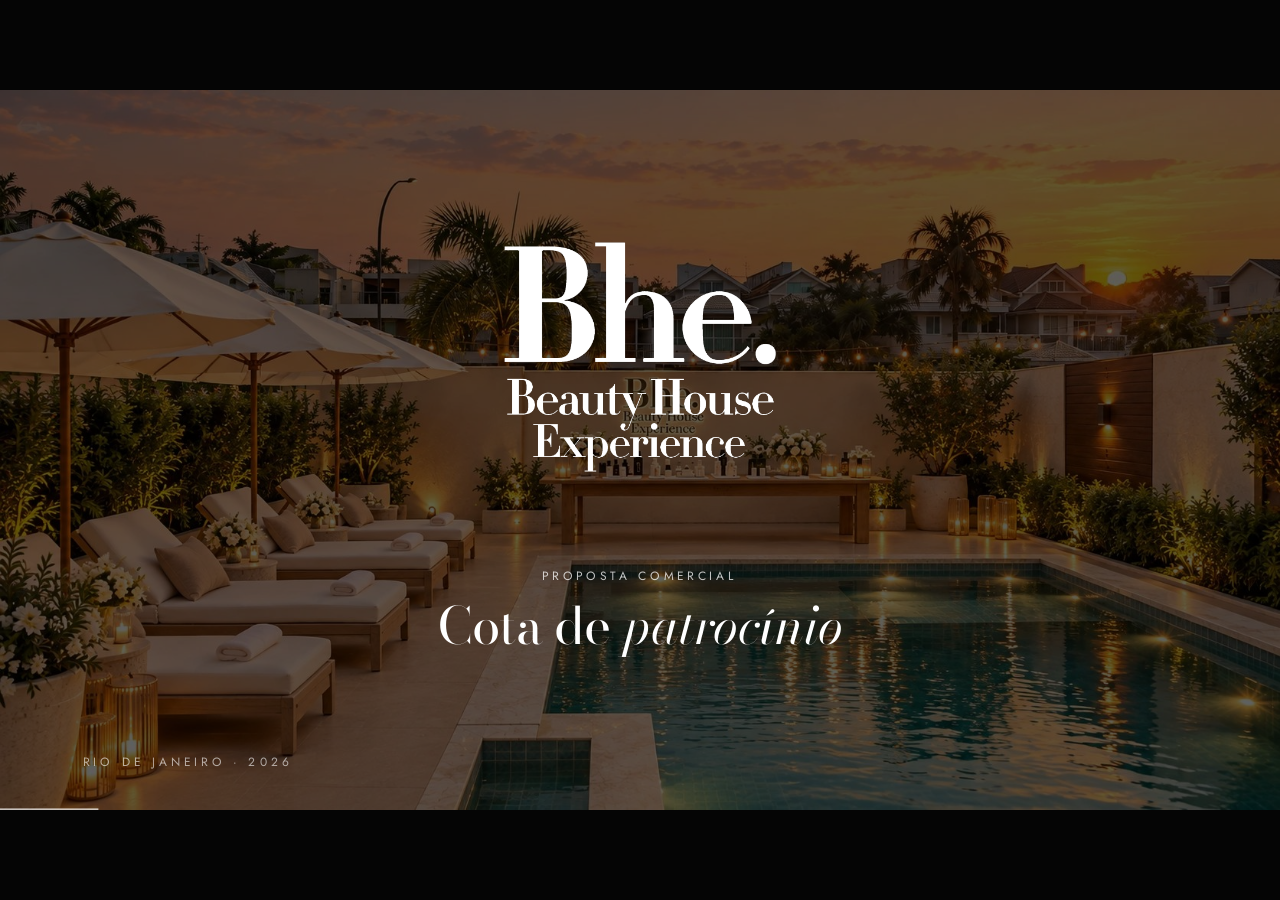
<file: patrocinio.html>
<!doctype html>
<html lang="pt-BR">
<head>
<meta charset="utf-8">
<meta name="robots" content="noindex, nofollow">
<meta name="viewport" content="width=device-width, initial-scale=1, viewport-fit=cover">
<meta name="theme-color" content="#050505">
<meta name="mobile-web-app-capable" content="yes">
<meta name="apple-mobile-web-app-capable" content="yes">
<meta name="apple-mobile-web-app-status-bar-style" content="black-translucent">
<meta name="apple-mobile-web-app-title" content="Bhe Patrocínio">
<link rel="manifest" href="manifest-patrocinio.webmanifest">
<link rel="apple-touch-icon" href="img/icon-180.png">
<title>Bhe Patrocínio</title>
<link rel="preconnect" href="https://fonts.googleapis.com">
<link rel="preconnect" href="https://fonts.gstatic.com" crossorigin>
<link rel="stylesheet" href="https://fonts.googleapis.com/css2?family=Bodoni+Moda:ital,opsz,wght@0,6..96,400;0,6..96,500;1,6..96,400&family=Jost:wght@300;400;500&display=swap">
<style>
/* Layout: palco 16:9 (1600x900) escalado para caber na tela; um slide por vez, fotos em sangria, muito branco. */
:root{
  --ink:#0b0b0b;        /* preto da logo */
  --paper:#ffffff;
  --stone:#ecebe8;      /* porcelanato claro da casa */
  --mute:#77736d;       /* texto secundário, neutro levemente quente */
  --wood:#9a6d4b;       /* painel de madeira, usado com parcimônia */
  --line:rgba(11,11,11,.14);
  --serif:"Bodoni Moda","Bodoni MT","Didot",Georgia,serif;
  --sans:"Jost","Futura","Century Gothic","Helvetica Neue",Arial,sans-serif;
  color-scheme:dark;
}
html,body{height:100%;margin:0}
body{background:#050505;color:var(--ink);font-family:var(--sans);overflow:hidden}
#viewport{position:fixed;inset:0;overflow:hidden}
#stage{width:1600px;height:900px;position:absolute;left:50%;top:50%;transform:translate(-50%,-50%);transform-origin:center center;background:var(--paper);overflow:hidden;flex:none}
.slide{position:absolute;inset:0;opacity:0;visibility:hidden;transition:opacity .9s ease,visibility 0s linear .9s;overflow:hidden;background:var(--paper)}
.slide.on{opacity:1;visibility:visible;transition:opacity .9s ease,visibility 0s}
.dark{background:var(--ink);color:var(--paper)}
.stone{background:var(--stone)}

/* tipografia */
.eyebrow{font:400 15px/1 var(--sans);letter-spacing:.32em;text-transform:uppercase;color:var(--mute)}
.dark .eyebrow{color:rgba(255,255,255,.62)}
h1,h2,h3{font-family:var(--serif);font-weight:400;margin:0;text-wrap:balance;letter-spacing:-.01em}
h1{font-size:76px;line-height:1.04}
h2{font-size:60px;line-height:1.06}
h3{font-size:32px;line-height:1.15}
p{margin:0;font-weight:300;font-size:22px;line-height:1.55}
.small{font-size:15px;line-height:1.5;color:var(--mute);font-weight:400}
.dark .small{color:rgba(255,255,255,.55)}
em{font-style:italic}
.num{font-family:var(--serif);font-variant-numeric:lining-nums tabular-nums}

/* mídia */
.ph{position:absolute;overflow:hidden;background:#222}
.ph img,.ph video{width:100%;height:100%;object-fit:cover;display:block}
.slide.on .kb img,.slide.on .kb video{animation:kb 14s ease-out both}
@keyframes kb{from{transform:scale(1.12)}to{transform:scale(1.0)}}
.bg{position:absolute;inset:0;overflow:hidden}
.bg img,.bg video{position:absolute;inset:0;width:100%;height:100%;object-fit:cover}
/* vídeos já recortados sem marcas de terceiros; leve ampliação para o movimento */
.bg video.stretch{transform:scale(1.06)}
.bg video.soft{transform:scale(1.06)}
.bg video.blurbg{transform:scale(1.1);filter:blur(14px) saturate(.6)}
.shade{position:absolute;inset:0;background:linear-gradient(180deg,rgba(0,0,0,.35),rgba(0,0,0,.55))}
.shade.heavy{background:rgba(0,0,0,.62)}

/* entrada animada: cada .a entra quando o slide fica ativo */
.slide.on .a{animation:rise 1.1s cubic-bezier(.2,.7,.2,1) both;animation-delay:calc(var(--d,0) * 1s)}
@keyframes rise{from{opacity:0;transform:translateY(26px)}to{opacity:1;transform:none}}
.slide.on .fade{animation:fade 1.6s ease both;animation-delay:calc(var(--d,0) * 1s)}
@keyframes fade{from{opacity:0}to{opacity:1}}
.slide.on .grow{animation:grow 1.4s cubic-bezier(.2,.7,.2,1) both;animation-delay:calc(var(--d,0) * 1s);transform-origin:left center}
@keyframes grow{from{transform:scaleX(0)}to{transform:scaleX(1)}}
.slide.on .ring{animation:ring 1.4s cubic-bezier(.2,.7,.2,1) both;animation-delay:calc(var(--d,0) * 1s)}
@keyframes ring{from{opacity:0;transform:translate(-50%,-50%) scale(.6)}to{opacity:1;transform:translate(-50%,-50%) scale(1)}}

.pad{position:absolute;inset:88px 104px}
.mark{position:absolute;right:56px;bottom:40px;width:64px;opacity:.9}
.pg{position:absolute;left:104px;bottom:40px;font:400 13px/1 var(--sans);letter-spacing:.24em;color:var(--mute)}
.dark .pg{color:rgba(255,255,255,.45)}

/* controles */
#ui{position:fixed;right:max(16px,env(safe-area-inset-right));bottom:calc(14px + env(safe-area-inset-bottom,0px));display:flex;gap:8px;z-index:5;opacity:.0;transition:opacity .4s}
body:hover #ui,#ui:focus-within{opacity:1}
#ui button{all:unset;cursor:pointer;font:400 13px/1 var(--sans);letter-spacing:.14em;color:#fff;background:rgba(255,255,255,.12);padding:10px 14px;border-radius:999px;backdrop-filter:blur(8px)}
#ui button:focus-visible{outline:2px solid #fff}
#bar{position:fixed;left:0;bottom:0;height:2px;background:rgba(255,255,255,.7);transition:width .6s ease;z-index:5}
@media (hover:none){#ui{opacity:1}body.idle #ui{opacity:0;pointer-events:none}}
#rot{position:fixed;left:50%;bottom:calc(64px + env(safe-area-inset-bottom,0px));transform:translateX(-50%);z-index:6;display:none;align-items:center;gap:12px;width:max-content;max-width:calc(100vw - 32px);box-sizing:border-box;padding:12px 12px 12px 18px;border-radius:18px;background:rgba(255,255,255,.14);backdrop-filter:blur(10px);-webkit-backdrop-filter:blur(10px);color:#fff;font:400 14px/1.35 var(--sans)}
#rot .ico{font-size:22px;line-height:1}
#rot small{display:block;color:rgba(255,255,255,.7);font-size:12px;margin-top:2px}
#rot button{all:unset;cursor:pointer;flex:none;width:30px;height:30px;text-align:center;line-height:30px;border-radius:50%;background:rgba(255,255,255,.16)}
@media (orientation:portrait) and (max-width:900px){body:not(.norot) #rot{display:flex}}

@media (prefers-reduced-motion:reduce){
  .slide,.slide.on{transition:none}
  .slide.on .a,.slide.on .fade,.slide.on .grow,.slide.on .ring,.slide.on .kb img,.slide.on .kb video{animation:none}
}
</style>
</head>
<body>

<div id="viewport"><div id="stage">

<!-- 1 · CAPA -->
<section class="slide dark on" data-title="Capa">
  <div class="bg kb"><img src="img/proj-piscina-eventos.jpg" alt="Área da piscina da casa Bhe preparada para evento ao pôr do sol"></div>
  <div class="shade heavy"></div>
  <img src="img/logo-branca.png" alt="Bhe. Beauty House Experience" class="a" style="--d:.3;position:absolute;left:50%;top:190px;width:340px;margin-left:-170px">
  <div class="a" style="--d:.8;position:absolute;left:0;right:0;top:600px;text-align:center">
    <div class="eyebrow" style="color:rgba(255,255,255,.75)">Proposta comercial</div>
    <h2 style="margin-top:22px;font-size:64px;color:#fff">Cota de <em>patrocínio</em></h2>
  </div>
  <div class="eyebrow a" style="--d:1.1;position:absolute;left:104px;bottom:52px;color:rgba(255,255,255,.6)">Rio de Janeiro · 2026</div>
</section>

<!-- 2 · A IDEIA -->
<section class="slide" data-title="A ideia">
  <div class="ph kb" style="right:0;top:0;width:640px;height:900px"><img src="img/fachada-bhe-entardecer.jpg" alt="Fachada da casa Bhe ao entardecer" style="object-position:50% 60%"></div>
  <div style="position:absolute;left:104px;top:150px;width:760px">
    <div class="eyebrow a" style="--d:.1">A Bhe</div>
    <h1 class="a" style="--d:.25;margin-top:34px">Uma casa que vira <em>cenário</em>, conteúdo, venda e experiência.</h1>
    <p class="a" style="--d:.55;margin-top:40px;max-width:620px;color:#3b3935">A Beauty House Experience é um hub físico de live commerce, conteúdo, cursos e eventos de beleza no Rio de Janeiro. Cada ambiente tem uma função, e a programação é distribuída em vários canais ao mesmo tempo.</p>
  </div>
  <div class="pg">02</div>
</section>

<!-- 3 · O MOMENTO -->
<section class="slide dark" data-title="O momento">
  <div class="pad">
    <div class="eyebrow a" style="--d:.1">O momento</div>
    <h2 class="a" style="--d:.25;margin-top:30px;max-width:1100px">O comércio ao vivo explodiu no Brasil, e beleza lidera o D2C.</h2>
    <div style="display:grid;grid-template-columns:repeat(3,1fr);gap:64px;margin-top:96px">
      <div class="a" style="--d:.5;border-top:1px solid rgba(255,255,255,.25);padding-top:30px">
        <div class="num" style="font-size:88px;line-height:1;white-space:nowrap"><span data-count="161">161</span>x</div>
        <p style="margin-top:22px;font-size:19px;color:rgba(255,255,255,.75)">crescimento do GMV médio diário de lives no TikTok Shop, entre maio de 2025 e maio de 2026</p>
      </div>
      <div class="a" style="--d:.7;border-top:1px solid rgba(255,255,255,.25);padding-top:30px">
        <div class="num" style="font-size:88px;line-height:1;white-space:nowrap">R$ <span data-count="791">791</span> mi</div>
        <p style="margin-top:22px;font-size:19px;color:rgba(255,255,255,.75)">em saúde e beleza D2C em 2025, alta de 44%, uma das categorias mais dinâmicas</p>
      </div>
      <div class="a" style="--d:.9;border-top:1px solid rgba(255,255,255,.25);padding-top:30px">
        <div class="num" style="font-size:88px;line-height:1;white-space:nowrap">R$ 6,5 bi</div>
        <p style="margin-top:22px;font-size:19px;color:rgba(255,255,255,.75)">movimentados pelo D2C brasileiro em 2025, alta de 35%</p>
      </div>
    </div>
  </div>
  <div class="small fade" style="--d:1.3;position:absolute;left:104px;bottom:40px;right:200px">Fontes: TikTok Newsroom; Nuvemshop Radar D2C e NuvemCommerce 2026.</div>
  <img class="mark" src="img/logo-branca.png" alt="">
</section>

<!-- PROJETO · Vitrine de marcas -->
<section class="slide dark" data-title="Projeto · Vitrine de marcas">
  <div class="bg kb"><img src="img/proj-vitrine-marcas.jpg" alt="Vitrine de marcas: projeto de ambientação da Casa Bhe"></div>
  <div style="position:absolute;inset:0;background:linear-gradient(180deg,rgba(0,0,0,0) 45%,rgba(0,0,0,.78) 100%)"></div>
  <div style="position:absolute;left:104px;bottom:80px;width:900px">
    <div class="eyebrow a" style="--d:.4;color:rgba(255,255,255,.75)">O projeto · 01 / 05</div>
    <h2 class="a" style="--d:.55;margin-top:18px;font-size:60px;color:#fff">Vitrine de marcas</h2>
    <p class="a" style="--d:.75;margin-top:14px;font-size:20px;color:rgba(255,255,255,.85);max-width:820px">O painel de madeira e a estante recebem iluminação, produtos e o logo da Bhe. É onde fica o espaço exclusivo do patrocinador.</p>
  </div>
  <div class="small fade" style="--d:1;position:absolute;right:104px;bottom:84px;color:rgba(255,255,255,.6)">Imagem ilustrativa do projeto</div>
</section>

<!-- PROJETO · Estúdio de lives -->
<section class="slide dark" data-title="Projeto · Estúdio de lives">
  <div class="bg kb"><img src="img/proj-estudio-live.jpg" alt="Estúdio de lives: projeto de ambientação da Casa Bhe"></div>
  <div style="position:absolute;inset:0;background:linear-gradient(180deg,rgba(0,0,0,0) 45%,rgba(0,0,0,.78) 100%)"></div>
  <div style="position:absolute;left:104px;bottom:80px;width:900px">
    <div class="eyebrow a" style="--d:.4;color:rgba(255,255,255,.75)">O projeto · 02 / 05</div>
    <h2 class="a" style="--d:.55;margin-top:18px;font-size:60px;color:#fff">Estúdio de lives</h2>
    <p class="a" style="--d:.75;margin-top:14px;font-size:20px;color:rgba(255,255,255,.85);max-width:820px">Bancada de maquiagem com iluminação de estúdio, câmera e vitrine de produtos ao fundo.</p>
  </div>
  <div class="small fade" style="--d:1;position:absolute;right:104px;bottom:84px;color:rgba(255,255,255,.6)">Imagem ilustrativa do projeto</div>
</section>

<!-- PROJETO · Estúdio de entrevistas -->
<section class="slide dark" data-title="Projeto · Estúdio de entrevistas">
  <div class="bg kb"><img src="img/proj-estudio-entrevista.jpg" alt="Estúdio de entrevistas: projeto de ambientação da Casa Bhe"></div>
  <div style="position:absolute;inset:0;background:linear-gradient(180deg,rgba(0,0,0,0) 45%,rgba(0,0,0,.78) 100%)"></div>
  <div style="position:absolute;left:104px;bottom:80px;width:900px">
    <div class="eyebrow a" style="--d:.4;color:rgba(255,255,255,.75)">O projeto · 03 / 05</div>
    <h2 class="a" style="--d:.55;margin-top:18px;font-size:60px;color:#fff">Estúdio de entrevistas</h2>
    <p class="a" style="--d:.75;margin-top:14px;font-size:20px;color:rgba(255,255,255,.85);max-width:820px">Poltronas, microfones e a marca na parede de madeira, com vista para a varanda.</p>
  </div>
  <div class="small fade" style="--d:1;position:absolute;right:104px;bottom:84px;color:rgba(255,255,255,.6)">Imagem ilustrativa do projeto</div>
</section>

<!-- PROJETO · Sala de cursos -->
<section class="slide dark" data-title="Projeto · Sala de cursos">
  <div class="bg kb"><img src="img/proj-sala-cursos.jpg" alt="Sala de cursos: projeto de ambientação da Casa Bhe"></div>
  <div style="position:absolute;inset:0;background:linear-gradient(180deg,rgba(0,0,0,0) 45%,rgba(0,0,0,.78) 100%)"></div>
  <div style="position:absolute;left:104px;bottom:80px;width:900px">
    <div class="eyebrow a" style="--d:.4;color:rgba(255,255,255,.75)">O projeto · 04 / 05</div>
    <h2 class="a" style="--d:.55;margin-top:18px;font-size:60px;color:#fff">Sala de cursos</h2>
    <p class="a" style="--d:.75;margin-top:14px;font-size:20px;color:rgba(255,255,255,.85);max-width:820px">Plateia, tela e bancada de demonstração para os cursos educacionais mensais.</p>
  </div>
  <div class="small fade" style="--d:1;position:absolute;right:104px;bottom:84px;color:rgba(255,255,255,.6)">Imagem ilustrativa do projeto</div>
</section>

<!-- PROJETO · Área de eventos -->
<section class="slide dark" data-title="Projeto · Área de eventos">
  <div class="bg kb"><img src="img/proj-piscina-eventos.jpg" alt="Área de eventos: projeto de ambientação da Casa Bhe"></div>
  <div style="position:absolute;inset:0;background:linear-gradient(180deg,rgba(0,0,0,0) 45%,rgba(0,0,0,.78) 100%)"></div>
  <div style="position:absolute;left:104px;bottom:80px;width:900px">
    <div class="eyebrow a" style="--d:.4;color:rgba(255,255,255,.75)">O projeto · 05 / 05</div>
    <h2 class="a" style="--d:.55;margin-top:18px;font-size:60px;color:#fff">Área de eventos</h2>
    <p class="a" style="--d:.75;margin-top:14px;font-size:20px;color:rgba(255,255,255,.85);max-width:820px">A piscina vira palco para lançamentos, com espreguiçadeiras, iluminação e mesa de produtos.</p>
  </div>
  <div class="small fade" style="--d:1;position:absolute;right:104px;bottom:84px;color:rgba(255,255,255,.6)">Imagem ilustrativa do projeto</div>
</section>

<!-- 5 · CANAIS -->
<section class="slide dark" data-title="Canais">
  <div class="bg kb"><img src="img/proj-estudio-live.jpg" alt=""></div>
  <div class="shade heavy"></div>
  <div class="pad">
    <div class="eyebrow a" style="--d:.1">Distribuição</div>
    <h2 class="a" style="--d:.25;margin-top:26px">Um conteúdo, muitos canais</h2>
    <div style="margin-top:64px;font-family:var(--serif);font-size:60px;line-height:1.3">
      <div class="a" style="--d:.45">TikTok Shop</div>
      <div class="a" style="--d:.55">Shopee</div>
      <div class="a" style="--d:.65">Mercado Livre</div>
      <div class="a" style="--d:.75">YouTube</div>
      <div class="a" style="--d:.85"><em>Canais próprios</em></div>
    </div>
  </div>
  <p class="small fade" style="--d:1.2;position:absolute;right:104px;bottom:96px;width:420px;text-align:right;color:rgba(255,255,255,.8)">Fundadores, microinfluenciadores e grandes influenciadores apresentam a programação da casa.</p>
  <img class="mark" src="img/logo-branca.png" alt="">
</section>

<!-- 6 · EVENTOS -->
<section class="slide dark" data-title="Eventos">
  <div class="bg"><video class="blurbg" poster="img/evento-por-do-sol.jpg" muted loop playsinline preload="metadata"><source src="videos/eventos.mp4" type="video/mp4"><source src="videos/eventos.webm" type="video/webm"></video></div>
  <div class="shade heavy"></div>
  <div style="position:absolute;left:104px;top:200px;width:500px">
    <div class="eyebrow a" style="--d:.2">Eventos Bhe</div>
    <h1 class="a" style="--d:.4;margin-top:30px;font-size:64px">A experiência Bhe já <em>aconteceu</em>.</h1>
    <p class="a" style="--d:.7;margin-top:34px;font-size:19px;color:rgba(255,255,255,.82)">Hair stylists, workshops ao vivo, luau, passeios e convidados no Rio de Janeiro. O formato atrai público e gera conteúdo. A casa transforma esses eventos em agenda contínua.</p>
  </div>
  <figure class="a" style="--d:.5;position:absolute;left:672px;top:178px;width:824px;margin:0">
    <div class="ph" style="position:relative;width:824px;height:464px;box-shadow:0 30px 80px rgba(0,0,0,.55)"><video poster="img/poster-documentario.jpg" muted loop playsinline preload="metadata"><source src="videos/documentario.mp4" type="video/mp4"><source src="videos/documentario.webm" type="video/webm"></video></div>
    <figcaption class="eyebrow" style="margin-top:22px;font-size:12px">Registro · Beauty House Experience · Rio de Janeiro</figcaption>
  </figure>
  <img class="mark" src="img/logo-branca.png" alt="">
</section>

<!-- 7 · CONTRAPARTIDAS -->
<section class="slide stone" data-title="Contrapartidas">
  <div class="pad">
    <div class="eyebrow a" style="--d:.1">Contrapartidas</div>
    <h2 class="a" style="--d:.25;margin-top:26px">O que a sua marca recebe</h2>
    <div style="display:grid;grid-template-columns:repeat(3,1fr);gap:40px;margin-top:52px">
      <div class="a" style="--d:.45"><div class="ph kb" style="position:relative;height:300px"><img src="img/proj-vitrine-marcas.jpg" alt=""></div><div class="eyebrow" style="margin-top:24px">01</div><h3 style="margin-top:12px">Espaço exclusivo na casa</h3><p style="margin-top:10px;font-size:18px;color:#3b3935">Um ambiente dedicado à marca dentro da Bhe, com os seus produtos em exposição permanente.</p></div>
      <div class="a" style="--d:.65"><div class="ph kb" style="position:relative;height:300px"><img src="img/proj-estudio-live.jpg" alt=""></div><div class="eyebrow" style="margin-top:24px">02</div><h3 style="margin-top:12px">Presença nas lives</h3><p style="margin-top:10px;font-size:18px;color:#3b3935">A marca aparece nas transmissões ao vivo da casa, nos canais em que a Bhe está presente.</p></div>
      <div class="a" style="--d:.85"><div class="ph kb" style="position:relative;height:300px"><img src="img/proj-sala-cursos.jpg" alt=""></div><div class="eyebrow" style="margin-top:24px">03</div><h3 style="margin-top:12px">Um curso educacional por mês</h3><p style="margin-top:10px;font-size:18px;color:#3b3935">Todo mês, um curso na sala de cursos da casa com a participação da marca.</p></div>
    </div>
  </div>
  <img class="mark" src="img/logo-preta.png" alt="">
</section>

<!-- 8 · A COTA -->
<section class="slide" data-title="A cota">
  <div class="pad">
    <div class="eyebrow a" style="--d:.1">Investimento</div>
    <h2 class="a" style="--d:.25;margin-top:26px">A cota de patrocínio</h2>
    <p class="a" style="--d:.35;margin-top:18px;font-size:20px;color:#3b3935">Duas formas de pagamento para 12 meses de patrocínio com as mesmas contrapartidas.</p>
    <div style="display:grid;grid-template-columns:1fr 1fr;gap:48px;margin-top:52px">
      <div class="a" style="--d:.5;border:1px solid var(--line);padding:48px 52px 52px">
        <div class="eyebrow">Opção 1 · Mensal</div>
        <div class="num" style="font-size:96px;line-height:1;margin-top:30px;white-space:nowrap">R$ 120 mil</div>
        <div style="margin-top:36px;border-top:1px solid var(--line);padding-top:26px;display:grid;grid-template-columns:1fr auto;row-gap:14px;font-size:20px;font-weight:300">
          <span>Parcelas</span><span class="num" style="font-size:24px">12 × R$ 10 mil</span>
          <span>Pagamento</span><span style="font-size:20px">mensal, durante 1 ano</span>
        </div>
      </div>
      <div class="a" style="--d:.7;background:var(--ink);color:var(--paper);padding:48px 52px 52px">
        <div class="eyebrow" style="color:rgba(255,255,255,.62)">Opção 2 · Antecipado</div>
        <div class="num" style="font-size:96px;line-height:1;margin-top:30px;white-space:nowrap">R$ 100 mil</div>
        <div style="margin-top:36px;border-top:1px solid rgba(255,255,255,.25);padding-top:26px;display:grid;grid-template-columns:1fr auto;row-gap:14px;font-size:20px;font-weight:300">
          <span>Parcelas</span><span style="font-size:20px">à vista ou em até 3 vezes</span>
          <span>Economia</span><span class="num" style="font-size:24px">R$ 20 mil</span>
        </div>
      </div>
    </div>
  </div>
  <img class="mark" src="img/logo-preta.png" alt="">
</section>

<!-- 9 · CONVITE -->
<section class="slide dark" data-title="Convite">
  <div class="bg kb"><img src="img/proj-estudio-entrevista.jpg" alt=""></div>
  <div class="shade heavy"></div>
  <img class="ring" src="img/logo-circulo-preto.png" alt="Bhe." style="--d:.2;position:absolute;left:400px;top:450px;width:360px;transform:translate(-50%,-50%);box-shadow:0 0 0 1px rgba(255,255,255,.25);border-radius:50%">
  <div style="position:absolute;left:760px;top:250px;width:740px">
    <div class="eyebrow a" style="--d:.4">O convite</div>
    <h1 class="a" style="--d:.55;margin-top:30px;font-size:68px">Sua marca dentro da casa Bhe.</h1>
    <p class="a" style="--d:.85;margin-top:40px;font-size:21px;color:rgba(255,255,255,.8)">Espaço exclusivo, presença nas lives e um curso por mês, durante 12 meses.</p>
  </div>
</section>


<div id="rot" role="note"><span class="ico">↻</span><span>Gire o celular para ver em tela cheia<small>Toque nas laterais ou deslize para avançar</small></span><button type="button" aria-label="Fechar aviso">✕</button></div>
<div id="bar"></div>
<div id="ui">
  <button id="prev" aria-label="Slide anterior">←</button>
  <button id="count" aria-label="Número do slide">1 / 13</button>
  <button id="next" aria-label="Próximo slide">→</button>
  <button id="fs" aria-label="Tela cheia">Tela cheia</button>
</div>

<script>
(function(){
  // navegação
  var stage=document.getElementById('stage'),slides=[].slice.call(document.querySelectorAll('.slide')),cur=0;
  var count=document.getElementById('count'),bar=document.getElementById('bar');
  function fit(){var vv=window.visualViewport,w=vv?vv.width:window.innerWidth,h=vv?vv.height:window.innerHeight;var s=Math.min(w/1600,h/900);stage.style.transform='translate(-50%,-50%) scale('+s+')';}
  window.addEventListener('resize',fit);window.addEventListener('orientationchange',function(){setTimeout(fit,250)});if(window.visualViewport)window.visualViewport.addEventListener('resize',fit);fit();
  // celular: aviso para girar, tela cheia onde o navegador permite (Android) e modo app (Tela de Início)
  var standalone=window.navigator.standalone||(window.matchMedia&&matchMedia('(display-mode: fullscreen), (display-mode: standalone)').matches);
  var canFs=!!(document.fullscreenEnabled||document.webkitFullscreenEnabled);
  var isIOS=/iPad|iPhone|iPod/.test(navigator.userAgent)||(navigator.platform==='MacIntel'&&navigator.maxTouchPoints>1);
  if(!canFs||standalone)document.getElementById('fs').style.display='none';
  var rot=document.getElementById('rot');
  try{if(standalone||sessionStorage.getItem('bhe-rot'))document.body.classList.add('norot')}catch(e){}
  if(isIOS&&!standalone)rot.querySelector('small').textContent='Sem as barras do Safari: Compartilhar → Adicionar à Tela de Início';
  // no celular os controles somem depois de alguns segundos e voltam a cada toque
  var idleT;function wake(){document.body.classList.remove('idle');clearTimeout(idleT);idleT=setTimeout(function(){document.body.classList.add('idle')},2800);}
  if(window.matchMedia&&matchMedia('(hover: none)').matches){document.addEventListener('touchstart',wake,{passive:true});wake();}
  rot.querySelector('button').onclick=function(e){e.stopPropagation();document.body.classList.add('norot');try{sessionStorage.setItem('bhe-rot','1')}catch(err){}};
  function countUp(sl){[].forEach.call(sl.querySelectorAll('[data-count]'),function(el){
    var end=+el.dataset.count,t0=null;function step(ts){if(!t0)t0=ts;var k=Math.min(1,(ts-t0)/1600);el.textContent=Math.round(end*(1-Math.pow(1-k,3)));if(k<1)requestAnimationFrame(step);}
    if(!matchMedia('(prefers-reduced-motion: reduce)').matches){el.textContent='0';setTimeout(function(){requestAnimationFrame(step)},500);} });}
  function go(n){
    n=Math.max(0,Math.min(slides.length-1,n));if(n===cur&&slides[n].classList.contains('on'))return;
    slides[cur].classList.remove('on');[].forEach.call(slides[cur].querySelectorAll('video'),function(v){v.pause()});
    cur=n;var s=slides[cur];void s.offsetWidth;s.classList.add('on');
    [].forEach.call(s.querySelectorAll('video'),function(v){try{v.currentTime=0;var p=v.play();if(p)p.catch(function(){})}catch(e){}});
    countUp(s);count.textContent=(cur+1)+' / '+slides.length;bar.style.width=((cur+1)/slides.length*100)+'%';
  }
  bar.style.width=(100/slides.length)+'%';
  document.getElementById('next').onclick=function(){go(cur+1)};
  document.getElementById('prev').onclick=function(){go(cur-1)};
  document.getElementById('fs').onclick=function(){var el=document.documentElement;try{
    if(document.fullscreenElement||document.webkitFullscreenElement){(document.exitFullscreen||document.webkitExitFullscreen).call(document);return;}
    var req=el.requestFullscreen||el.webkitRequestFullscreen,p=req&&req.call(el,{navigationUI:'hide'});
    var lock=function(){try{if(screen.orientation&&screen.orientation.lock)screen.orientation.lock('landscape').catch(function(){})}catch(e){}};
    if(p&&p.then)p.then(lock).catch(function(){});else lock();
  }catch(e){}};
  document.addEventListener('keydown',function(e){
    if(['ArrowRight','PageDown',' ','Enter'].indexOf(e.key)>-1){e.preventDefault();go(cur+1)}
    else if(['ArrowLeft','PageUp','Backspace'].indexOf(e.key)>-1){e.preventDefault();go(cur-1)}
    else if(e.key==='Home')go(0);else if(e.key==='End')go(slides.length-1);
    else if(e.key==='f'||e.key==='F')document.getElementById('fs').click();
  });
  document.getElementById('viewport').addEventListener('click',function(e){go(e.clientX>window.innerWidth/3?cur+1:cur-1)});
  var x0=null;document.addEventListener('touchstart',function(e){x0=e.touches[0].clientX},{passive:true});
  document.addEventListener('touchend',function(e){if(x0===null)return;var dx=e.changedTouches[0].clientX-x0;if(Math.abs(dx)>40)go(dx<0?cur+1:cur-1);x0=null},{passive:true});
  // vídeo ausente: mantém a foto de capa (poster) parada
  
  countUp(slides[0]);
})();
</script>
</body>
</html>
</file>
<file: fonts/fonts.css>
/* latin-ext */
@font-face {
  font-family: 'Bodoni Moda';
  font-style: italic;
  font-weight: 400;
  font-display: swap;
  src: url(BodoniModa-italic-latin-ext-0.woff2) format('woff2');
  unicode-range: U+0100-02BA, U+02BD-02C5, U+02C7-02CC, U+02CE-02D7, U+02DD-02FF, U+0304, U+0308, U+0329, U+1D00-1DBF, U+1E00-1E9F, U+1EF2-1EFF, U+2020, U+20A0-20AB, U+20AD-20C0, U+2113, U+2C60-2C7F, U+A720-A7FF;
}
/* latin */
@font-face {
  font-family: 'Bodoni Moda';
  font-style: italic;
  font-weight: 400;
  font-display: swap;
  src: url(BodoniModa-italic-latin-1.woff2) format('woff2');
  unicode-range: U+0000-00FF, U+0131, U+0152-0153, U+02BB-02BC, U+02C6, U+02DA, U+02DC, U+0304, U+0308, U+0329, U+2000-206F, U+20AC, U+2122, U+2191, U+2193, U+2212, U+2215, U+FEFF, U+FFFD;
}
/* latin-ext */
@font-face {
  font-family: 'Bodoni Moda';
  font-style: normal;
  font-weight: 400;
  font-display: swap;
  src: url(BodoniModa-normal-latin-ext-2.woff2) format('woff2');
  unicode-range: U+0100-02BA, U+02BD-02C5, U+02C7-02CC, U+02CE-02D7, U+02DD-02FF, U+0304, U+0308, U+0329, U+1D00-1DBF, U+1E00-1E9F, U+1EF2-1EFF, U+2020, U+20A0-20AB, U+20AD-20C0, U+2113, U+2C60-2C7F, U+A720-A7FF;
}
/* latin */
@font-face {
  font-family: 'Bodoni Moda';
  font-style: normal;
  font-weight: 400;
  font-display: swap;
  src: url(BodoniModa-normal-latin-3.woff2) format('woff2');
  unicode-range: U+0000-00FF, U+0131, U+0152-0153, U+02BB-02BC, U+02C6, U+02DA, U+02DC, U+0304, U+0308, U+0329, U+2000-206F, U+20AC, U+2122, U+2191, U+2193, U+2212, U+2215, U+FEFF, U+FFFD;
}
/* latin-ext */
@font-face {
  font-family: 'Bodoni Moda';
  font-style: normal;
  font-weight: 500;
  font-display: swap;
  src: url(BodoniModa-normal-latin-ext-2.woff2) format('woff2');
  unicode-range: U+0100-02BA, U+02BD-02C5, U+02C7-02CC, U+02CE-02D7, U+02DD-02FF, U+0304, U+0308, U+0329, U+1D00-1DBF, U+1E00-1E9F, U+1EF2-1EFF, U+2020, U+20A0-20AB, U+20AD-20C0, U+2113, U+2C60-2C7F, U+A720-A7FF;
}
/* latin */
@font-face {
  font-family: 'Bodoni Moda';
  font-style: normal;
  font-weight: 500;
  font-display: swap;
  src: url(BodoniModa-normal-latin-3.woff2) format('woff2');
  unicode-range: U+0000-00FF, U+0131, U+0152-0153, U+02BB-02BC, U+02C6, U+02DA, U+02DC, U+0304, U+0308, U+0329, U+2000-206F, U+20AC, U+2122, U+2191, U+2193, U+2212, U+2215, U+FEFF, U+FFFD;
}
/* latin-ext */
@font-face {
  font-family: 'Jost';
  font-style: normal;
  font-weight: 300;
  font-display: swap;
  src: url(Jost-normal-latin-ext-4.woff2) format('woff2');
  unicode-range: U+0100-02BA, U+02BD-02C5, U+02C7-02CC, U+02CE-02D7, U+02DD-02FF, U+0304, U+0308, U+0329, U+1D00-1DBF, U+1E00-1E9F, U+1EF2-1EFF, U+2020, U+20A0-20AB, U+20AD-20C0, U+2113, U+2C60-2C7F, U+A720-A7FF;
}
/* latin */
@font-face {
  font-family: 'Jost';
  font-style: normal;
  font-weight: 300;
  font-display: swap;
  src: url(Jost-normal-latin-5.woff2) format('woff2');
  unicode-range: U+0000-00FF, U+0131, U+0152-0153, U+02BB-02BC, U+02C6, U+02DA, U+02DC, U+0304, U+0308, U+0329, U+2000-206F, U+20AC, U+2122, U+2191, U+2193, U+2212, U+2215, U+FEFF, U+FFFD;
}
/* latin-ext */
@font-face {
  font-family: 'Jost';
  font-style: normal;
  font-weight: 400;
  font-display: swap;
  src: url(Jost-normal-latin-ext-4.woff2) format('woff2');
  unicode-range: U+0100-02BA, U+02BD-02C5, U+02C7-02CC, U+02CE-02D7, U+02DD-02FF, U+0304, U+0308, U+0329, U+1D00-1DBF, U+1E00-1E9F, U+1EF2-1EFF, U+2020, U+20A0-20AB, U+20AD-20C0, U+2113, U+2C60-2C7F, U+A720-A7FF;
}
/* latin */
@font-face {
  font-family: 'Jost';
  font-style: normal;
  font-weight: 400;
  font-display: swap;
  src: url(Jost-normal-latin-5.woff2) format('woff2');
  unicode-range: U+0000-00FF, U+0131, U+0152-0153, U+02BB-02BC, U+02C6, U+02DA, U+02DC, U+0304, U+0308, U+0329, U+2000-206F, U+20AC, U+2122, U+2191, U+2193, U+2212, U+2215, U+FEFF, U+FFFD;
}
/* latin-ext */
@font-face {
  font-family: 'Jost';
  font-style: normal;
  font-weight: 500;
  font-display: swap;
  src: url(Jost-normal-latin-ext-4.woff2) format('woff2');
  unicode-range: U+0100-02BA, U+02BD-02C5, U+02C7-02CC, U+02CE-02D7, U+02DD-02FF, U+0304, U+0308, U+0329, U+1D00-1DBF, U+1E00-1E9F, U+1EF2-1EFF, U+2020, U+20A0-20AB, U+20AD-20C0, U+2113, U+2C60-2C7F, U+A720-A7FF;
}
/* latin */
@font-face {
  font-family: 'Jost';
  font-style: normal;
  font-weight: 500;
  font-display: swap;
  src: url(Jost-normal-latin-5.woff2) format('woff2');
  unicode-range: U+0000-00FF, U+0131, U+0152-0153, U+02BB-02BC, U+02C6, U+02DA, U+02DC, U+0304, U+0308, U+0329, U+2000-206F, U+20AC, U+2122, U+2191, U+2193, U+2212, U+2215, U+FEFF, U+FFFD;
}
</file>
